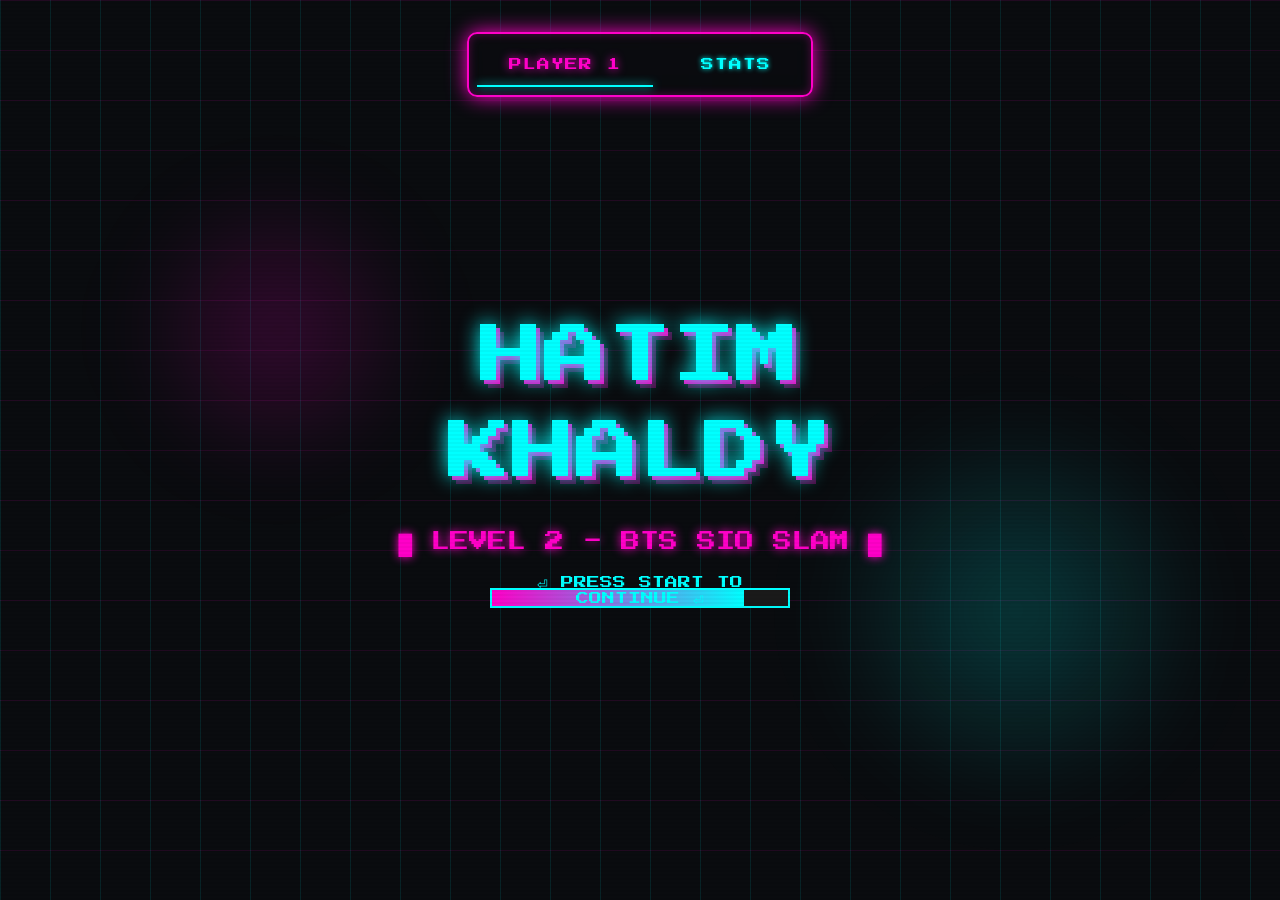
<file: index.html>
<!DOCTYPE html>
<html lang="fr">
<head>
    <meta charset="UTF-8">
    <meta name="viewport" content="width=device-width, initial-scale=1.0">
    <title>Hatim Khaldy - Portfolio Gamer</title>
    <link rel="preconnect" href="https://fonts.googleapis.com">
    <link rel="preconnect" href="https://fonts.gstatic.com" crossorigin>
    <link href="https://fonts.googleapis.com/css2?family=Press+Start+2P&family=Montserrat:wght@400;600;700;800&display=swap" rel="stylesheet">
    <link rel="stylesheet" href="https://cdnjs.cloudflare.com/ajax/libs/font-awesome/6.0.0/css/all.min.css">
    <style>
        * {
            margin: 0;
            padding: 0;
            box-sizing: border-box;
        }

        body {
            font-family: 'Montserrat', sans-serif;
            background: #0a0c0f;
            color: #ffffff;
            overflow-x: hidden;
            position: relative;
            cursor: url('data:image/svg+xml;utf8,<svg xmlns="http://www.w3.org/2000/svg" width="24" height="24" viewBox="0 0 24 24" fill="none" stroke="%23ff00c8" stroke-width="2" stroke-linecap="round" stroke-linejoin="round"><circle cx="12" cy="12" r="10"/><circle cx="12" cy="12" r="2" fill="%23ff00c8"/></svg>') 12 12, auto;
        }

        /* Effet scanlines */
        body::before {
            content: "";
            position: fixed;
            top: 0;
            left: 0;
            width: 100%;
            height: 100%;
            background: repeating-linear-gradient(0deg, rgba(0, 0, 0, 0.1) 0px, rgba(0, 0, 0, 0.1) 2px, transparent 2px, transparent 4px);
            pointer-events: none;
            z-index: 999;
            opacity: 0.3;
        }

        /* Fond animé gaming */
        .gaming-bg {
            position: fixed;
            top: 0;
            left: 0;
            width: 100%;
            height: 100%;
            z-index: -2;
            overflow: hidden;
        }

        .grid-overlay {
            position: absolute;
            width: 100%;
            height: 100%;
            background-image: 
                linear-gradient(rgba(255, 0, 200, 0.1) 1px, transparent 1px),
                linear-gradient(90deg, rgba(0, 255, 255, 0.1) 1px, transparent 1px);
            background-size: 50px 50px;
            animation: gridPulse 4s ease-in-out infinite;
        }

        .cyber-circle {
            position: absolute;
            width: 300px;
            height: 300px;
            border-radius: 50%;
            background: radial-gradient(circle, rgba(255,0,200,0.2) 0%, transparent 70%);
            top: 20%;
            left: 10%;
            animation: floatCircle 8s ease-in-out infinite;
            filter: blur(40px);
        }

        .cyber-circle2 {
            position: absolute;
            width: 400px;
            height: 400px;
            border-radius: 50%;
            background: radial-gradient(circle, rgba(0,255,255,0.2) 0%, transparent 70%);
            bottom: 10%;
            right: 5%;
            animation: floatCircle 12s ease-in-out infinite reverse;
            filter: blur(40px);
        }

        .particles-game {
            position: absolute;
            width: 100%;
            height: 100%;
        }

        .particle-game {
            position: absolute;
            width: 4px;
            height: 4px;
            background: #ff00c8;
            box-shadow: 0 0 10px #ff00c8;
            border-radius: 50%;
            animation: particleFloat 3s linear infinite;
            opacity: 0;
        }

        @keyframes gridPulse {
            0%, 100% { opacity: 0.3; }
            50% { opacity: 0.8; }
        }

        @keyframes floatCircle {
            0%, 100% { transform: translate(0, 0) scale(1); }
            50% { transform: translate(50px, 50px) scale(1.2); }
        }

        @keyframes particleFloat {
            0% { transform: translateY(0) translateX(0); opacity: 0; }
            10% { opacity: 1; }
            90% { opacity: 1; }
            100% { transform: translateY(-100px) translateX(50px); opacity: 0; }
        }

        /* Navigation gaming */
        .gaming-nav {
            position: fixed;
            top: 2rem;
            left: 50%;
            transform: translateX(-50%);
            display: flex;
            gap: 1rem;
            z-index: 1000;
            background: rgba(10, 12, 15, 0.8);
            backdrop-filter: blur(10px);
            border: 2px solid #ff00c8;
            border-radius: 10px;
            padding: 0.5rem;
            box-shadow: 0 0 20px #ff00c8, inset 0 0 10px rgba(255,0,200,0.3);
        }

        .game-btn {
            padding: 1rem 2rem;
            border: none;
            background: transparent;
            font-family: 'Press Start 2P', cursive;
            font-size: 0.8rem;
            color: #00ffff;
            cursor: pointer;
            position: relative;
            transition: all 0.3s;
            text-shadow: 0 0 5px #00ffff;
            letter-spacing: 1px;
        }

        .game-btn::before {
            content: '';
            position: absolute;
            bottom: 0;
            left: 0;
            width: 0%;
            height: 2px;
            background: #ff00c8;
            box-shadow: 0 0 10px #ff00c8;
            transition: width 0.3s;
        }

        .game-btn:hover::before {
            width: 100%;
        }

        .game-btn.active {
            color: #ff00c8;
            text-shadow: 0 0 10px #ff00c8;
        }

        .game-btn.active::before {
            width: 100%;
            background: #00ffff;
            box-shadow: 0 0 10px #00ffff;
        }

        /* Quick Navigation */
        .quick-nav {
            display: flex;
            justify-content: center;
            gap: 1rem;
            flex-wrap: wrap;
            margin: 2rem 0;
        }

        .quick-nav a {
            background: rgba(0,255,255,0.2);
            padding: 0.5rem 1rem;
            border-radius: 20px;
            text-decoration: none;
            color: #00ffff;
            font-size: 0.7rem;
            font-family: 'Press Start 2P', cursive;
            transition: all 0.3s;
            border: 1px solid #00ffff;
        }

        .quick-nav a:hover {
            background: #00ffff;
            color: #0a0c0f;
            box-shadow: 0 0 15px #00ffff;
            transform: translateY(-2px);
        }

        /* Pages */
        .page {
            min-height: 100vh;
            display: none;
            padding: 6rem 2rem 2rem;
            position: relative;
        }

        .page.active {
            display: block;
        }

        .container {
            max-width: 1200px;
            margin: 0 auto;
            position: relative;
        }

        /* Page 1 - Nom gaming */
        #page1 {
            display: flex;
            align-items: center;
            justify-content: center;
        }

        .game-hero {
            text-align: center;
        }

        .game-title {
            margin-bottom: 3rem;
        }

        .game-name {
            font-family: 'Press Start 2P', cursive;
            font-size: 4rem;
            color: #00ffff;
            text-shadow: 
                0 0 20px #00ffff,
                4px 4px 0 #ff00c8,
                8px 8px 0 rgba(255,0,200,0.3);
            margin-bottom: 2rem;
            line-height: 1.5;
            animation: glitch 3s infinite;
        }

        @keyframes glitch {
            0%, 100% { transform: skew(0deg, 0deg); opacity: 1; }
            95% { transform: skew(0deg, 0deg); opacity: 1; }
            96% { transform: skew(5deg, 2deg) scale(1.02); opacity: 0.8; text-shadow: 2px 2px 0 #ff00c8, -2px -2px 0 #00ffff; }
            97% { transform: skew(-5deg, -2deg) scale(0.98); opacity: 0.9; text-shadow: -2px 2px 0 #ff00c8, 2px -2px 0 #00ffff; }
            98% { transform: skew(0deg, 0deg) scale(1); opacity: 1; }
        }

        .player-tag {
            font-family: 'Press Start 2P', cursive;
            font-size: 1.2rem;
            color: #ff00c8;
            text-shadow: 0 0 10px #ff00c8;
            margin-bottom: 2rem;
            animation: blink 2s infinite;
        }

        @keyframes blink {
            0%, 100% { opacity: 1; }
            50% { opacity: 0.5; }
        }

        .level-bar {
            width: 300px;
            height: 20px;
            background: #1a1a1a;
            border: 2px solid #00ffff;
            margin: 2rem auto;
            position: relative;
            overflow: hidden;
        }

        .level-fill {
            height: 100%;
            width: 85%;
            background: linear-gradient(90deg, #ff00c8, #00ffff);
            animation: levelPulse 2s ease-in-out infinite;
        }

        @keyframes levelPulse {
            0%, 100% { opacity: 1; }
            50% { opacity: 0.7; }
        }

        .press-start {
            position: absolute;
            bottom: 3rem;
            left: 50%;
            transform: translateX(-50%);
            font-family: 'Press Start 2P', cursive;
            font-size: 0.8rem;
            color: #00ffff;
            animation: pressStart 1.5s infinite;
        }

        @keyframes pressStart {
            0%, 100% { opacity: 1; text-shadow: 0 0 10px #00ffff; }
            50% { opacity: 0.5; text-shadow: 0 0 20px #00ffff; }
        }

        /* Page 2 - Profil gaming */
        .player-card {
            background: rgba(20, 22, 27, 0.9);
            border: 2px solid #ff00c8;
            border-radius: 20px;
            padding: 2rem;
            margin-bottom: 2rem;
            backdrop-filter: blur(10px);
            box-shadow: 0 0 30px rgba(255,0,200,0.3);
            position: relative;
            overflow: hidden;
        }

        .player-card::before {
            content: '';
            position: absolute;
            top: -50%;
            left: -50%;
            width: 200%;
            height: 200%;
            background: linear-gradient(45deg, transparent, rgba(255,0,200,0.1), transparent);
            animation: scan 4s linear infinite;
        }

        @keyframes scan {
            0% { transform: translateX(-100%) translateY(-100%) rotate(45deg); }
            100% { transform: translateX(100%) translateY(100%) rotate(45deg); }
        }

        .player-header {
            display: flex;
            align-items: center;
            gap: 3rem;
            position: relative;
            z-index: 1;
        }

        .player-avatar {
            width: 200px;
            height: 200px;
            border-radius: 50%;
            background: linear-gradient(135deg, #ff00c8, #00ffff);
            display: flex;
            align-items: center;
            justify-content: center;
            font-family: 'Press Start 2P', cursive;
            font-size: 4rem;
            color: white;
            border: 4px solid white;
            box-shadow: 0 0 30px #ff00c8;
            position: relative;
            animation: avatarPulse 3s infinite;
        }

        @keyframes avatarPulse {
            0%, 100% { box-shadow: 0 0 30px #ff00c8; }
            50% { box-shadow: 0 0 50px #00ffff; }
        }

        .player-info h1 {
            font-family: 'Press Start 2P', cursive;
            font-size: 2rem;
            color: #00ffff;
            margin-bottom: 1rem;
            text-shadow: 0 0 10px #00ffff;
        }

        .player-class {
            display: inline-block;
            background: #ff00c8;
            color: white;
            padding: 0.5rem 1rem;
            border-radius: 5px;
            font-family: 'Press Start 2P', cursive;
            font-size: 0.7rem;
            margin-bottom: 1rem;
        }

        .doc-links {
            display: flex;
            gap: 1rem;
            flex-wrap: wrap;
        }

        .doc-btn {
            padding: 0.8rem 1.5rem;
            background: transparent;
            border: 2px solid #00ffff;
            border-radius: 5px;
            text-decoration: none;
            color: #00ffff;
            font-weight: bold;
            transition: all 0.3s;
            display: inline-flex;
            align-items: center;
            gap: 0.5rem;
            font-family: 'Press Start 2P', cursive;
            font-size: 0.6rem;
            cursor: pointer;
        }

        .doc-btn:hover {
            background: #00ffff;
            color: #0a0c0f;
            box-shadow: 0 0 20px #00ffff;
            transform: scale(1.05);
        }

        /* Stats gaming */
        .stats-grid {
            display: grid;
            grid-template-columns: repeat(auto-fit, minmax(180px, 1fr));
            gap: 1.5rem;
            margin: 2rem 0;
        }

        .stat-card {
            background: rgba(20, 22, 27, 0.9);
            border: 2px solid #00ffff;
            border-radius: 15px;
            padding: 1.5rem;
            text-align: center;
            transition: all 0.3s;
        }

        .stat-card:hover {
            transform: translateY(-10px);
            box-shadow: 0 0 30px #00ffff;
        }

        .stat-number {
            font-family: 'Press Start 2P', cursive;
            font-size: 2rem;
            color: #ff00c8;
            margin-bottom: 0.5rem;
        }

        .stat-label {
            color: #00ffff;
            font-size: 0.7rem;
            text-transform: uppercase;
            letter-spacing: 1px;
        }

        /* Sections communes */
        .section-title {
            font-family: 'Press Start 2P', cursive;
            font-size: 1.5rem;
            color: #ff00c8;
            margin: 3rem 0 2rem;
            text-shadow: 0 0 10px #ff00c8;
        }

        .quests-grid {
            display: grid;
            grid-template-columns: repeat(auto-fit, minmax(400px, 1fr));
            gap: 2rem;
        }

        .quest-card {
            background: rgba(20, 22, 27, 0.9);
            border: 2px solid #ff00c8;
            border-radius: 15px;
            padding: 1.5rem;
            position: relative;
            transition: all 0.3s;
        }

        .quest-card::after {
            content: '⚔️';
            position: absolute;
            top: -10px;
            right: -10px;
            font-size: 2rem;
            transform: rotate(15deg);
            filter: drop-shadow(0 0 10px #ff00c8);
        }

        .quest-card:hover {
            transform: scale(1.02);
            box-shadow: 0 0 30px #ff00c8;
        }

        .quest-date {
            color: #00ffff;
            font-size: 0.7rem;
            margin-bottom: 0.5rem;
            font-family: 'Press Start 2P', cursive;
        }

        .quest-title {
            font-size: 1.3rem;
            font-weight: 700;
            color: #ffffff;
            margin-bottom: 0.5rem;
        }

        .quest-company {
            color: #ff00c8;
            margin-bottom: 1rem;
            font-style: italic;
        }

        /* Style pour les onglets */
        .tab-buttons {
            display: flex;
            gap: 0.5rem;
            flex-wrap: wrap;
            margin: 1rem 0;
        }

        .tab-btn {
            background: #ff00c8;
            color: white;
            border: none;
            padding: 0.5rem 1rem;
            border-radius: 5px;
            font-family: 'Press Start 2P', cursive;
            font-size: 0.5rem;
            cursor: pointer;
            transition: all 0.3s;
        }

        .tab-btn:hover {
            transform: scale(1.05);
            box-shadow: 0 0 10px #ff00c8;
        }

        .tab-btn.cyan {
            background: #00ffff;
            color: black;
        }

        .tab-btn.cyan:hover {
            box-shadow: 0 0 10px #00ffff;
        }

        .tab-content {
            background: rgba(0,0,0,0.3);
            padding: 1rem;
            border-radius: 10px;
            display: none;
            margin-top: 1rem;
        }

        .tab-content.active {
            display: block;
        }

        .xp-tags {
            display: flex;
            flex-wrap: wrap;
            gap: 0.5rem;
            margin: 1rem 0;
        }

        .xp-tag {
            background: #00ffff;
            color: #0a0c0f;
            padding: 0.3rem 1rem;
            border-radius: 20px;
            font-size: 0.7rem;
            font-weight: bold;
            box-shadow: 0 0 10px #00ffff;
        }

        .article-link {
            color: #00ffff;
            font-size: 0.7rem;
            text-decoration: none;
            display: inline-block;
            margin-top: 0.5rem;
            transition: all 0.3s;
            font-family: 'Press Start 2P', cursive;
        }

        .article-link:hover {
            text-shadow: 0 0 10px #00ffff;
            transform: translateX(5px);
        }

        /* Research Lab */
        .research-lab {
            background: rgba(20, 22, 27, 0.9);
            border: 2px solid #00ffff;
            border-radius: 20px;
            padding: 2rem;
            margin: 2rem 0;
        }

        .lab-grid {
            display: grid;
            grid-template-columns: repeat(auto-fit, minmax(300px, 1fr));
            gap: 1.5rem;
            margin-top: 2rem;
        }

        .lab-item {
            background: rgba(0, 0, 0, 0.3);
            padding: 1.5rem;
            border-radius: 10px;
            border-left: 4px solid #ff00c8;
            position: relative;
            transition: all 0.3s;
        }

        .lab-item:hover {
            transform: translateY(-5px);
            box-shadow: 0 0 20px rgba(255,0,200,0.3);
        }

        .lab-item h4 {
            font-family: 'Press Start 2P', cursive;
            font-size: 0.7rem;
            color: #00ffff;
            margin-bottom: 0.8rem;
            padding-right: 70px;
            line-height: 1.4;
        }

        .lab-item p {
            color: #ffffff;
            font-size: 0.85rem;
            margin-bottom: 0.5rem;
        }

        .article-date {
            position: absolute;
            top: 10px;
            right: 10px;
            background: #ff00c8;
            color: white;
            padding: 0.2rem 0.5rem;
            border-radius: 3px;
            font-size: 0.5rem;
            font-family: 'Press Start 2P', cursive;
        }

        /* Skill Tree */
        .skill-tree {
            display: flex;
            flex-wrap: wrap;
            gap: 1rem;
            margin: 2rem 0;
        }

        .skill-node {
            background: linear-gradient(135deg, #ff00c8, #00ffff);
            color: white;
            padding: 0.8rem 1.5rem;
            border-radius: 5px;
            font-family: 'Press Start 2P', cursive;
            font-size: 0.6rem;
            border: 2px solid white;
            box-shadow: 0 0 20px rgba(255,0,200,0.5);
            animation: nodePulse 2s infinite;
        }

        @keyframes nodePulse {
            0%, 100% { transform: scale(1); }
            50% { transform: scale(1.05); }
        }

        /* OS Gaming Cards */
        .os-gaming-grid {
            display: grid;
            grid-template-columns: repeat(auto-fit, minmax(250px, 1fr));
            gap: 2rem;
            margin: 2rem 0;
        }

        .os-gaming-card {
            background: rgba(20, 22, 27, 0.9);
            border: 2px solid #00ffff;
            border-radius: 20px;
            padding: 2rem;
            text-align: center;
            transition: all 0.3s;
            position: relative;
            overflow: hidden;
        }

        .os-gaming-card:hover {
            transform: translateY(-10px) scale(1.02);
            box-shadow: 0 0 40px #00ffff;
            border-color: #ff00c8;
        }

        .os-gaming-card::before {
            content: '';
            position: absolute;
            top: -50%;
            left: -50%;
            width: 200%;
            height: 200%;
            background: linear-gradient(45deg, transparent, rgba(0,255,255,0.1), transparent);
            animation: scan 6s linear infinite;
        }

        .os-icon {
            font-size: 5rem;
            margin-bottom: 1rem;
            position: relative;
            z-index: 1;
        }

        .os-gaming-card h3 {
            font-family: 'Press Start 2P', cursive;
            font-size: 1.3rem;
            margin-bottom: 1rem;
            position: relative;
            z-index: 1;
        }

        .os-gaming-card h3.windows { color: #00a4ef; text-shadow: 0 0 10px #00a4ef; }
        .os-gaming-card h3.kali { color: #ffb13b; text-shadow: 0 0 10px #ffb13b; }
        .os-gaming-card h3.debian { color: #d70751; text-shadow: 0 0 10px #d70751; }

        /* Social Links */
        .social-links {
            display: flex;
            justify-content: center;
            gap: 2rem;
            margin: 2rem 0;
            flex-wrap: wrap;
        }

        /* Formulaire de contact */
        .contact-form-container {
            background: rgba(20, 22, 27, 0.9);
            border: 2px solid #00ffff;
            border-radius: 20px;
            padding: 2rem;
            margin: 2rem 0;
        }

        .contact-form {
            display: flex;
            flex-direction: column;
            gap: 1.5rem;
        }

        .form-group {
            display: flex;
            flex-direction: column;
            gap: 0.5rem;
        }

        .form-group label {
            font-family: 'Press Start 2P', cursive;
            font-size: 0.7rem;
            color: #00ffff;
            letter-spacing: 1px;
        }

        .form-group input, .form-group textarea, .form-group select {
            padding: 1rem;
            background: rgba(0, 0, 0, 0.5);
            border: 1px solid #00ffff;
            color: white;
            border-radius: 10px;
            font-family: 'Montserrat', sans-serif;
            font-size: 0.9rem;
            transition: all 0.3s;
        }

        .form-group input:focus, .form-group textarea:focus, .form-group select:focus {
            outline: none;
            border-color: #ff00c8;
            box-shadow: 0 0 15px #ff00c8;
            background: rgba(0, 0, 0, 0.7);
        }

        .form-group input::placeholder, .form-group textarea::placeholder {
            color: rgba(255,255,255,0.4);
        }

        .form-group select option {
            background: #0a0c0f;
            color: white;
        }

        .submit-btn {
            background: linear-gradient(135deg, #ff00c8, #00ffff);
            border: none;
            color: white;
            padding: 1.2rem;
            font-family: 'Press Start 2P', cursive;
            font-size: 0.8rem;
            cursor: pointer;
            transition: all 0.3s;
            margin-top: 1rem;
        }

        .submit-btn:hover {
            transform: translateY(-3px);
            box-shadow: 0 0 25px #ff00c8;
        }

        .form-success {
            text-align: center;
            padding: 2rem;
            background: rgba(0,255,0,0.1);
            border: 2px solid #00ff00;
            border-radius: 15px;
            color: #00ff00;
            font-family: 'Press Start 2P', cursive;
            font-size: 0.8rem;
        }

        .form-success i {
            font-size: 3rem;
            margin-bottom: 1rem;
            display: block;
        }

        /* Map */
        .map-container {
            border-radius: 15px;
            overflow: hidden;
            margin-top: 1.5rem;
        }

        /* Langues */
        .langues-grid {
            display: flex;
            gap: 2rem;
            flex-wrap: wrap;
            justify-content: center;
        }

        .langue-card {
            background: rgba(20, 22, 27, 0.9);
            border: 1px solid #00ffff;
            border-radius: 15px;
            padding: 1.5rem;
            text-align: center;
            min-width: 150px;
        }

        .langue-card span {
            font-size: 2rem;
            display: block;
            margin-bottom: 0.5rem;
        }

        .langue-card h4 {
            color: #ff00c8;
            margin-bottom: 0.5rem;
        }

        .langue-card p {
            color: #00ffff;
            font-size: 0.8rem;
        }

        @media (max-width: 768px) {
            .game-name { font-size: 2rem; }
            .player-header { flex-direction: column; text-align: center; gap: 2rem; }
            .game-btn { padding: 0.6rem 1rem; font-size: 0.5rem; }
            .gaming-nav { flex-wrap: wrap; width: 90%; }
            .section-title { font-size: 1rem; }
            .contact-form-container { padding: 1.5rem; }
            .quests-grid { grid-template-columns: 1fr; }
        }
    </style>
</head>
<body>
    <!-- Fond gaming -->
    <div class="gaming-bg">
        <div class="grid-overlay"></div>
        <div class="cyber-circle"></div>
        <div class="cyber-circle2"></div>
        <div class="particles-game" id="particles-game"></div>
    </div>

    <!-- Navigation gaming -->
    <nav class="gaming-nav">
        <button class="game-btn active" onclick="changePage(1)">PLAYER 1</button>
        <button class="game-btn" onclick="changePage(2)">STATS</button>
    </nav>

    <!-- Page 1 - Accueil gaming -->
    <div id="page1" class="page active">
        <div class="container game-hero">
            <div class="game-title">
                <div class="game-name">
                    HATIM<br>KHALDY
                </div>
                <div class="player-tag">
                    █ LEVEL 2 - BTS SIO SLAM █
                </div>
                <div class="level-bar">
                    <div class="level-fill"></div>
                </div>
            </div>
            <div class="press-start">
                ⏎ PRESS START TO CONTINUE ⏎
            </div>
        </div>
    </div>

    <!-- Page 2 - Profil gaming -->
    <div id="page2" class="page">
        <div class="container">
            
            <!-- Quick Navigation -->
            <div class="quick-nav">
                <a href="#profil">🎮 PROFIL</a>
                <a href="#stages">⚔️ STAGES</a>
                <a href="#os">💻 OS</a>
                <a href="#formation">🎓 FORMATION</a>
                <a href="#certifs">🏆 CERTIFS</a>
                <a href="#outils">🛠️ OUTILS</a>
                <a href="#veille">🔬 VEILLE</a>
                <a href="#skills">🌟 SKILLS</a>
                <a href="#langues">🗣️ LANGUES</a>
                <a href="#contact">📬 CONTACT</a>
            </div>

            <!-- Player Card - PROFIL -->
            <div id="profil" class="player-card">
                <div class="player-header">
                    <div class="player-avatar">HK</div>
                    <div class="player-info">
                        <h1>HATIM KHALDY</h1>
                        <div class="player-class">CLASSE: DÉVELOPPEUR</div>
                        <div class="doc-links">
                            <a href="cv.pdf" class="doc-btn" target="_blank">📄 LOOK CV</a>
                            <a href="lm.pdf" class="doc-btn" target="_blank">✉️ LOOK LETTRE DE MOTIVATION</a>
                            <a href="TablSynth.pdf" class="doc-btn" target="_blank">📊 TABLEAU E4</a>
                        </div>
                    </div>
                </div>
            </div>

            <!-- Stats avancées -->
            <div class="stats-grid">
                <div class="stat-card"><div class="stat-number">2</div><div class="stat-label">STAGES</div></div>
                <div class="stat-card"><div class="stat-number">9</div><div class="stat-label">CERTIFICATIONS</div></div>
                <div class="stat-card"><div class="stat-number">15+</div><div class="stat-label">COMPÉTENCES</div></div>
                <div class="stat-card"><div class="stat-number">∞</div><div class="stat-label">VEILLE ACTIVE</div></div>
                <div class="stat-card"><div class="stat-number">500+</div><div class="stat-label">HEURES DE CODE</div></div>
            </div>

            <!-- Bio -->
            <div class="player-card">
                <p style="font-size: 1.1rem; line-height: 1.8;">🎮 Passionné par le développement et les technologies, je suis actuellement en deuxième année de BTS SIO, option SLAM. Curieux, rigoureux et toujours en quête d'apprentissage, je souhaite me spécialiser dans le développement d'applications tout en intégrant des compétences en cybersécurité. Mon objectif ? Concevoir des expériences interactives innovantes, capables de se démarquer et de marquer les esprits.</p>
            </div>

            <!-- Stages = Quêtes avec onglets détaillés -->
            <h2 id="stages" class="section-title">⚔️ QUÊTES ACCOMPLIES (STAGES) ⚔️</h2>
            <div class="quests-grid">
                <!-- Stage 1 - Association ISA -->
                <div class="quest-card">
                    <div class="quest-date">🗓️ STAGE 1 - MAI 2025 - JUIN 2025 (6 SEMAINES)</div>
                    <div class="quest-title">Développeur Web - Association ISA</div>
                    <div class="quest-company">🏢 ISA (Insertion Solidarité Autonomie) - Les Mureaux (78)</div>
                    
                    <!-- Boutons d'onglets Stage 1 -->
                    <div class="tab-buttons">
                        <button class="tab-btn" onclick="showTabISA(1)">📋 PRÉSENTATION</button>
                        <button class="tab-btn cyan" onclick="showTabISA(2)">🎯 OBJECTIFS</button>
                        <button class="tab-btn" onclick="showTabISA(3)">💻 RÉALISATIONS</button>
                        <button class="tab-btn cyan" onclick="showTabISA(4)">🛠️ TECHNOS</button>
                        <button class="tab-btn" onclick="showTabISA(5)">🔗 LIEN SITE</button>
                        <button class="tab-btn cyan" onclick="showTabISA(6)">📊 BILAN</button>
                    </div>

                    <!-- Contenu des onglets Stage 1 -->
                    <div id="isa-tab1" class="tab-content active">
                        <h4 style="color: #ff00c8; margin-bottom: 0.5rem;">📋 PRÉSENTATION</h4>
                        <p><span style="color: #ff00c8;">Nom :</span> ISA (Insertion Solidarité Autonomie)</p>
                        <p><span style="color: #ff00c8;">Localisation :</span> Les Mureaux (78)</p>
                        <p><span style="color: #ff00c8;">Mission :</span> Aide aux personnes en situation de précarité (distribution alimentaire, aide vestimentaire, accueil social)</p>
                        <p><span style="color: #ff00c8;">Bénévoles :</span> Une équipe de bénévoles dévoués</p>
                    </div>

                    <div id="isa-tab2" class="tab-content">
                        <h4 style="color: #00ffff; margin-bottom: 0.5rem;">🎯 OBJECTIFS</h4>
                        <ul style="color: #00ffff; margin-left: 1.5rem;">
                            <li>Créer un site web pour améliorer la visibilité de l'association</li>
                            <li>Permettre aux bénévoles de postuler en ligne</li>
                            <li>Présenter les actions et événements de l'association</li>
                            <li>Apporter un support informatique aux bénévoles</li>
                        </ul>
                    </div>

                    <div id="isa-tab3" class="tab-content">
                        <h4 style="color: #ff00c8; margin-bottom: 0.5rem;">💻 RÉALISATIONS</h4>
                        <ul style="color: #00ffff; margin-left: 1.5rem;">
                            <li>Création complète du site en HTML/CSS</li>
                            <li>Pages : Accueil, Nos actions, Devenir bénévole, Déposer ma candidature, Contact</li>
                            <li>Formulaires de contact et de candidature</li>
                            <li>Design responsive et chaleureux</li>
                            <li>Dépannages informatiques (nettoyage disques, mise à jour logiciels, configuration Wi-Fi)</li>
                            <li>Création d'un flyer sur Canva pour la braderie</li>
                        </ul>
                    </div>

                    <div id="isa-tab4" class="tab-content">
                        <h4 style="color: #00ffff; margin-bottom: 0.5rem;">🛠️ TECHNOS</h4>
                        <div class="xp-tags">
                            <span class="xp-tag">HTML5</span>
                            <span class="xp-tag">CSS3</span>
                            <span class="xp-tag">Canva</span>
                            <span class="xp-tag">Support IT</span>
                        </div>
                    </div>

                    <div id="isa-tab5" class="tab-content">
                        <h4 style="color: #ff00c8; margin-bottom: 0.5rem;">🔗 LIEN SITE</h4>
                        <div style="text-align: center; padding: 1rem;">
                            <a href="https://basickhaldy-del.github.io/ISA/" target="_blank" style="color: #00ffff; font-size: 1.2rem;">
                                🌐 ISA
                            </a>
                        </div>
                    </div>

                    <div id="isa-tab6" class="tab-content">
                        <h4 style="color: #00ffff; margin-bottom: 0.5rem;">📊 BILAN</h4>
                        <ul style="color: #00ffff; margin-left: 1.5rem;">
                            <li>Mise en pratique des compétences web en contexte réel</li>
                            <li>Découverte du fonctionnement d'une association solidaire</li>
                            <li>Développement de l'autonomie et de l'adaptabilité</li>
                            <li>Allier technique et dimension humaine</li>
                        </ul>
                    </div>

                    <div class="xp-tags" style="margin-top: 1rem;">
                        <span class="xp-tag">HTML5</span>
                        <span class="xp-tag">CSS3</span>
                        <span class="xp-tag">Canva</span>
                        <span class="xp-tag">Support IT</span>
                    </div>
                </div>

                <!-- Stage 2 - ITECH SARL -->
                <div class="quest-card">
                    <div class="quest-date">🗓️ STAGE 2 - JANVIER 2026 - FÉVRIER 2026 (6 SEMAINES)</div>
                    <div class="quest-title">Développeur Web - Création de site internet</div>
                    <div class="quest-company">🏢 ITECH SARL - Les Mureaux (78)</div>
                    
                    <!-- Boutons d'onglets Stage 2 -->
                    <div class="tab-buttons">
                        <button class="tab-btn" onclick="showTabITECH(1)">📋 PRÉSENTATION</button>
                        <button class="tab-btn cyan" onclick="showTabITECH(2)">🎯 OBJECTIFS</button>
                        <button class="tab-btn" onclick="showTabITECH(3)">💻 RÉALISATIONS</button>
                        <button class="tab-btn cyan" onclick="showTabITECH(4)">🛠️ TECHNOS</button>
                        <button class="tab-btn" onclick="showTabITECH(5)">🔗 LIEN SITE</button>
                        <button class="tab-btn cyan" onclick="showTabITECH(6)">📊 BILAN</button>
                    </div>

                    <!-- Contenu des onglets Stage 2 -->
                    <div id="itech-tab1" class="tab-content active">
                        <h4 style="color: #ff00c8; margin-bottom: 0.5rem;">📋 PRÉSENTATION</h4>
                        <p><span style="color: #ff00c8;">Nom :</span> ITECH SARL</p>
                        <p><span style="color: #ff00c8;">Localisation :</span> Les Mureaux (78)</p>
                        <p><span style="color: #ff00c8;">Secteur :</span> Services et conseil en informatique</p>
                        <p><span style="color: #ff00c8;">Activité :</span> Réparation d'appareils mobiles et de tout type d'ordinateurs.</p>
                    </div>

                    <div id="itech-tab2" class="tab-content">
                        <h4 style="color: #00ffff; margin-bottom: 0.5rem;">🎯 OBJECTIFS</h4>
                        <ul style="color: #00ffff; margin-left: 1.5rem;">
                            <li>Créer un site internet professionnel pour ITECH SARL</li>
                            <li>Moderniser l'image de l'entreprise et améliorer sa visibilité en ligne</li>
                            <li>Intégrer un formulaire de contact fonctionnel</li>
                            <li>Mettre en place une structure évolutive</li>
                        </ul>
                    </div>

                    <div id="itech-tab3" class="tab-content">
                        <h4 style="color: #ff00c8; margin-bottom: 0.5rem;">💻 RÉALISATIONS</h4>
                        <ul style="color: #00ffff; margin-left: 1.5rem;">
                            <li>Développement complet d'un site responsive en HTML5, CSS3 et JavaScript</li>
                            <li>Création des pages : Accueil, Services, À propos, Devis, Contact</li>
                            <li>Intégration d'un formulaire de devis fonctionnel</li>
                            <li>Design moderne et professionnel</li>
                        </ul>
                    </div>

                    <div id="itech-tab4" class="tab-content">
                        <h4 style="color: #00ffff; margin-bottom: 0.5rem;">🛠️ TECHNOS</h4>
                        <div class="xp-tags">
                            <span class="xp-tag">HTML5</span>
                            <span class="xp-tag">CSS3</span>
                            <span class="xp-tag">JavaScript</span>
                            <span class="xp-tag">PHP</span>
                        </div>
                    </div>

                    <div id="itech-tab5" class="tab-content">
    <h4 style="color: #ff00c8; margin-bottom: 0.5rem;">🔗 LIEN SITE</h4>
    <div style="text-align: center; padding: 1rem;">
        <a href="https://itech.alwaysdata.net" class="doc-btn" target="_blank">
            🌐 itech-sarl.fr
        </a>
    </div>
</div>

                    <div id="itech-tab6" class="tab-content">
                        <h4 style="color: #00ffff; margin-bottom: 0.5rem;">📊 BILAN</h4>
                        <ul style="color: #00ffff; margin-left: 1.5rem;">
                            <li>Mise en pratique des compétences web en contexte professionnel</li>
                            <li>Découverte des besoins d'une entreprise de services</li>
                            <li>Développement de l'autonomie et de la relation client</li>
                            <li>Respect des délais et des attentes du client</li>
                        </ul>
                    </div>

                    <div class="xp-tags" style="margin-top: 1rem;">
                        <span class="xp-tag">HTML5</span>
                        <span class="xp-tag">CSS3</span>
                        <span class="xp-tag">JavaScript</span>
                        <span class="xp-tag">PHP</span>
                    </div>
                </div>
            </div>

            <!-- Systèmes d'exploitation -->
            <h2 id="os" class="section-title">💻 SYSTÈMES D'EXPLOITATION UTILISéS</h2>
            <div class="os-gaming-grid">
                <div class="os-gaming-card"><div class="os-icon">🪟</div><h3 class="windows">WINDOWS</h3></div>
                <div class="os-gaming-card"><div class="os-icon">⚔️</div><h3 class="kali">KALI LINUX</h3></div>
                <div class="os-gaming-card"><div class="os-icon">🐧</div><h3 class="debian">DEBIAN</h3></div>
            </div>

            <!-- Formation et diplômes -->
            <h2 id="formation" class="section-title">🎓 FORMATION & DIPLÔMES</h2>
            <div class="quests-grid">
                <div class="quest-card">
                    <div class="quest-date">2024 - 2026</div>
                    <div class="quest-title">BTS SIO SLAM</div>
                    <div class="quest-company">🏫 Lycée L'HAUTIL</div>
                    <div class="xp-tags"><span class="xp-tag">Développement</span><span class="xp-tag">Cybersécurité</span><span class="xp-tag">Réseaux</span></div>
                </div>
                <div class="quest-card">
                    <div class="quest-date">2024</div>
                    <div class="quest-title">BAC STMG</div>
                    <div class="quest-company">🏫 Lycée François villon</div>
                    <div class="xp-tags"><span class="xp-tag">Mention assez bien</span></div>
                </div>
            </div>

           <!-- Certifications -->
<h2 id="certifs" class="section-title">🏆 CERTIFICATIONS</h2>
<div class="research-lab">
    <div style="display: grid; grid-template-columns: repeat(auto-fit, minmax(260px, 1fr)); gap: 1rem;">
        
        <!-- Pix -->
        <div class="lab-item" style="text-align: center;">
            <div style="font-size: 2rem;">📋</div>
            <h4>Certification Pix</h4>
            <p style="color: #00ffff; font-size: 0.7rem;">Compétences numériques</p>
            <a href="pix.pdf" target="_blank" class="article-link" style="display: inline-block; background: #ff00c8; color: white; padding: 0.5rem 1rem; border-radius: 5px; margin-top: 0.5rem;">📥 VOIR</a>
        </div>

        <!-- SecNum Académie -->
        <div class="lab-item" style="text-align: center;">
            <div style="font-size: 2rem;">🛡️</div>
            <h4>SecNum Académie</h4>
            <p style="color: #00ffff; font-size: 0.7rem;">ANSSI - Certification</p>
            <a href="KHALDY_certification_sec_num (1).pdf" target="_blank" class="article-link" style="display: inline-block; background: #ff00c8; color: white; padding: 0.5rem 1rem; border-radius: 5px; margin-top: 0.5rem;">📥 VOIR</a>
        </div>

        <!-- Web Sémantique -->
        <div class="lab-item" style="text-align: center;">
            <div style="font-size: 2rem;">🌐</div>
            <h4>Web Sémantique</h4>
            <p style="color: #00ffff; font-size: 0.7rem;">Web de données</p>
            <a href="Web_Sémantique_et_Web_de_données.pdf" target="_blank" class="article-link">📥 VOIR</a>
        </div>

        <!-- Sécurité matérielle -->
        <div class="lab-item" style="text-align: center;">
            <div style="font-size: 2rem;">🔒</div>
            <h4>Sécurité matérielle</h4>
            <p style="color: #00ffff; font-size: 0.7rem;">Attaques physiques</p>
            <a href="Sécurité_matérielle__les_attaques_physiques.pdf" target="_blank" class="article-link">📥 VOIR</a>
        </div>

        <!-- Module 1 -->
        <div class="lab-item" style="text-align: center;">
            <div style="font-size: 2rem;">📘</div>
            <h4>Module 1</h4>
            <p style="color: #00ffff; font-size: 0.7rem;">Introduction</p>
            <a href="ATTESTATION_DE_SUIVI_MODULE_1.pdf" target="_blank" class="article-link">📥 VOIR</a>
        </div>

        <!-- Module 2 -->
        <div class="lab-item" style="text-align: center;">
            <div style="font-size: 2rem;">📗</div>
            <h4>Module 2</h4>
            <p style="color: #00ffff; font-size: 0.7rem;">Sécurité</p>
            <a href="ATTESTATION_DE_SUIVI_MODULE_2.pdf" target="_blank" class="article-link">📥 VOIR</a>
        </div>

        <!-- Module 3 -->
        <div class="lab-item" style="text-align: center;">
            <div style="font-size: 2rem;">📙</div>
            <h4>Module 3</h4>
            <p style="color: #00ffff; font-size: 0.7rem;">Réseaux</p>
            <a href="ATTESTATION_DE_SUIVI_MODULE_3.pdf" target="_blank" class="article-link">📥 VOIR</a>
        </div>

        <!-- Module 4 -->
        <div class="lab-item" style="text-align: center;">
            <div style="font-size: 2rem;">📕</div>
            <h4>Module 4</h4>
            <p style="color: #00ffff; font-size: 0.7rem;">Cryptographie</p>
            <a href="ATTESTATION_DE_SUIVI_MODULE_4.pdf" target="_blank" class="article-link">📥 VOIR</a>
        </div>

        <!-- Module 5 -->
        <div class="lab-item" style="text-align: center;">
            <div style="font-size: 2rem;">📓</div>
            <h4>Module 5</h4>
            <p style="color: #00ffff; font-size: 0.7rem;">Sécurité avancée</p>
            <a href="ATTESTATION_DE_SUIVI_MODULE_5.pdf" target="_blank" class="article-link">📥 VOIR</a>
        </div>
    </div>
    
    <div style="margin-top: 2rem; text-align: center;">
        <div style="display: inline-block; background: linear-gradient(135deg, #ff00c8, #00ffff); padding: 0.8rem 2rem; border-radius: 30px;">
            <span style="color: white; font-family: 'Press Start 2P', cursive; font-size: 0.7rem;">🏆 9 CERTIFICATIONS OBTENUES 🏆</span>
        </div>
    </div>
</div>

            <!-- Outils et logiciels -->
            <h2 id="outils" class="section-title">🛠️ OUTILS & LOGICIELS</h2>
            <div class="skill-tree">
                <span class="skill-node">VS Code</span>
                <span class="skill-node">Git/GitHub</span>
                <span class="skill-node">Docker</span>
                <span class="skill-node">VirtualBox</span>
                
            </div>

            <!-- Veille technologique -->
            <h2 id="veille" class="section-title">🔬 LABORATOIRE DE VEILLE</h2>
            <div class="research-lab">
                <div style="background: rgba(255,0,200,0.1); padding: 1rem; border-left: 4px solid #ff00c8; margin-bottom: 2rem;">
                    <p style="color: #00ffff; font-family: 'Press Start 2P', cursive; font-size: 0.7rem;">🎯 THÈME DE RECHERCHE</p>
                    <p style="color: white;">« L'intelligence artificielle générative au service de la cybersécurité »</p>
                </div>
                <div style="margin-bottom: 1rem;">
                    <p style="color: #00ffff; font-family: 'Press Start 2P', cursive; font-size: 0.6rem;">🛠️ OUTILS DE VEILLE</p>
                    <div class="xp-tags"><span class="xp-tag">Google Alerte</span></div>
                </div>
                <div class="lab-grid">
                    <div class="lab-item"><div class="article-date">25/03</div><h4>OpenAI investit 500 milliards</h4><p>Investissement massif dans 5 nouveaux data centers</p><a href="#" class="article-link">🔗 Lire →</a></div>
                    <div class="lab-item"><div class="article-date">25/03</div><h4>90% des travailleurs tech utilisent l'IA</h4><p>Étude Google sur l'adoption massive</p><a href="#" class="article-link">🔗 Lire →</a></div>
                    <div class="lab-item"><div class="article-date">24/03</div><h4>Chrome écoute les articles</h4><p>Résumé audio des articles façon podcast</p><a href="#" class="article-link">🔗 Lire →</a></div>
                    <div class="lab-item"><div class="article-date">24/03</div><h4>28% des morceaux Deezer générés par IA</h4><p>Près d'un tiers des nouvelles musiques créées par IA</p><a href="#" class="article-link">🔗 Lire →</a></div>
                    <div class="lab-item"><div class="article-date">24/03</div><h4>Perplexity Email Assistant</h4><p>Assistant IA pour gérer les boîtes mail</p><a href="#" class="article-link">🔗 Lire →</a></div>
                    <div class="lab-item"><div class="article-date">23/03</div><h4>Synthèse ANSSI sur l'IA générative</h4><p>Rapport officiel sur les cybermenaces</p><a href="#" class="article-link">🔗 Lire →</a></div>
                    <div class="lab-item"><div class="article-date">23/03</div><h4>Risques des systèmes d'IA</h4><p>Jailbreaking, data poisoning, injections prompt</p><a href="#" class="article-link">🔗 Lire →</a></div>
                    <div class="lab-item"><div class="article-date">22/03</div><h4>Adobe Firefly vidéo</h4><p>IA de génération vidéo haut de gamme</p><a href="#" class="article-link">🔗 Lire →</a></div>
                </div>
                <div style="margin-top: 2rem; text-align: center;">
                    <div class="xp-tags" style="justify-content: center;"><span class="xp-tag">15+ ARTICLES</span><span class="xp-tag">VEILLE QUOTIDIENNE</span><span class="xp-tag">5 OUTILS</span></div>
                </div>
            </div>

            <!-- Compétences techniques -->
            <h2 id="skills" class="section-title">🌟 ARBRE DE COMPÉTENCES</h2>
            <div class="skill-tree">
                <span class="skill-node">HTML5</span><span class="skill-node">CSS3</span><span class="skill-node">JavaScript</span>
                <span class="skill-node">PHP</span><span class="skill-node">Python</span><span class="skill-node">Java</span>
                <span class="skill-node">MySQL</span><span class="skill-node">Git</span><span class="skill-node">Bash</span>
                <span class="skill-node">PowerShell</span><span class="skill-node">Laravel</span><span class="skill-node">Vue.js</span>
                <span class="skill-node">React</span><span class="skill-node">Node.js</span><span class="skill-node">Docker</span>
            </div>

            <!-- Langues -->
            <h2 id="langues" class="section-title">🗣️ LANGUES</h2>
            <div class="langues-grid">
                <div class="langue-card"><span>FR</span><h4>Français</h4><p>Langue maternelle</p></div>
                <div class="langue-card"><span>AR</span><h4>Arabe</h4><p>Langue maternelle</p></div>
				<div class="langue-card"><span>AG</span><h4>Anglais</h4><p>Niveau B1</p></div>
            </div>
			<!-- Tableau de synthèse E4 -->
<h2 class="section-title">📊 TABLEAU DE SYNTHÈSE E4</h2>
<div class="research-lab">
    <div style="text-align: center; padding: 2rem;">
        
        <!-- Titre principal -->
        <div style="margin-bottom: 2rem;">
            <span style="font-size: 4rem; display: block; margin-bottom: 1rem;">📋</span>
            <h3 style="color: #ff00c8; font-family: 'Press Start 2P', cursive; font-size: 1.2rem; margin-bottom: 1rem;">
                ÉPREUVE E4 - BTS SIO
            </h3>
            <h4 style="color: #00ffff; font-family: 'Press Start 2P', cursive; font-size: 0.9rem; margin-bottom: 1.5rem;">
                TABLEAU DE SYNTHÈSE DES COMPÉTENCES
            </h4>
            <p style="color: white; margin-bottom: 2rem; line-height: 1.8;">
                Document officiel présentant l'ensemble de mes compétences développées durant mes stages<br>
                et mes réalisations en BTS SIO, option SLAM.
                <br><br>
                <span style="color: #888; font-size: 0.8rem;">📅 Session 2026 | BTS Services Informatiques aux Organisations</span>
            </p>
        </div>

        <!-- Bouton de téléchargement -->
        <div style="margin-bottom: 2rem;">
            <a href="TablSynth.pdf" target="_blank" class="doc-btn" style="background: linear-gradient(135deg, #ff00c8, #00ffff); color: white; padding: 1.2rem 2.5rem; font-size: 0.8rem; border: 2px solid white; box-shadow: 0 0 20px #ff00c8; animation: nodePulse 2s infinite; display: inline-flex; align-items: center; gap: 1rem;">
                <i class="fas fa-file-pdf" style="font-size: 1.5rem;"></i>
                📥 TÉLÉCHARGER LE TABLEAU DE SYNTHÈSE
            </a>
        </div>

        <!-- Informations détaillées -->
        <div style="display: grid; grid-template-columns: repeat(auto-fit, minmax(200px, 1fr)); gap: 1rem; margin-top: 2rem;">
            
            <div style="background: rgba(255,0,200,0.15); padding: 1rem; border-radius: 10px; border: 1px solid #ff00c8;">
                <div style="font-size: 2rem; margin-bottom: 0.5rem;">📊</div>
                <p style="color: #00ffff; font-family: 'Press Start 2P', cursive; font-size: 0.6rem;">COMPÉTENCES</p>
                <p style="color: white; font-size: 1.2rem; font-weight: bold;">6</p>
                <p style="color: #888; font-size: 0.7rem;">compétences évaluées</p>
            </div>

            <div style="background: rgba(0,255,255,0.15); padding: 1rem; border-radius: 10px; border: 1px solid #00ffff;">
                <div style="font-size: 2rem; margin-bottom: 0.5rem;">🏢</div>
                <p style="color: #ff00c8; font-family: 'Press Start 2P', cursive; font-size: 0.6rem;">STAGES</p>
                <p style="color: white; font-size: 1.2rem; font-weight: bold;">2</p>
                <p style="color: #888; font-size: 0.7rem;">stages présentés</p>
            </div>

            <div style="background: rgba(255,0,200,0.15); padding: 1rem; border-radius: 10px; border: 1px solid #ff00c8;">
                <div style="font-size: 2rem; margin-bottom: 0.5rem;">🎯</div>
                <p style="color: #00ffff; font-family: 'Press Start 2P', cursive; font-size: 0.6rem;">RÉALISATIONS</p>
                <p style="color: white; font-size: 1.2rem; font-weight: bold;">4+</p>
                <p style="color: #888; font-size: 0.7rem;">projets et réalisations</p>
            </div>

            <div style="background: rgba(0,255,255,0.15); padding: 1rem; border-radius: 10px; border: 1px solid #00ffff;">
                <div style="font-size: 2rem; margin-bottom: 0.5rem;">🔬</div>
                <p style="color: #ff00c8; font-family: 'Press Start 2P', cursive; font-size: 0.6rem;">VEILLE</p>
                <p style="color: white; font-size: 1.2rem; font-weight: bold;">15+</p>
                <p style="color: #888; font-size: 0.7rem;">articles de veille</p>
            </div>
        </div>

        <!-- Légende des compétences -->
        <div style="margin-top: 2rem; background: rgba(0,0,0,0.3); padding: 1rem; border-radius: 10px; text-align: left;">
            <p style="color: #ff00c8; font-family: 'Press Start 2P', cursive; font-size: 0.6rem; margin-bottom: 1rem;">📌 COMPÉTENCES ÉVALUÉES DANS LE TABLEAU :</p>
            <div style="display: flex; flex-wrap: wrap; gap: 0.8rem;">
                <span style="background: rgba(0,255,255,0.2); padding: 0.3rem 0.8rem; border-radius: 20px; font-size: 0.7rem;">🔹 Gérer le patrimoine informatique</span>
                <span style="background: rgba(255,0,200,0.2); padding: 0.3rem 0.8rem; border-radius: 20px; font-size: 0.7rem;">🔹 Répondre aux incidents</span>
                <span style="background: rgba(0,255,255,0.2); padding: 0.3rem 0.8rem; border-radius: 20px; font-size: 0.7rem;">🔹 Développer la présence en ligne</span>
                <span style="background: rgba(255,0,200,0.2); padding: 0.3rem 0.8rem; border-radius: 20px; font-size: 0.7rem;">🔹 Travailler en mode projet</span>
                <span style="background: rgba(0,255,255,0.2); padding: 0.3rem 0.8rem; border-radius: 20px; font-size: 0.7rem;">🔹 Mettre à disposition des services</span>
                <span style="background: rgba(255,0,200,0.2); padding: 0.3rem 0.8rem; border-radius: 20px; font-size: 0.7rem;">🔹 Organiser son développement</span>
            </div>
        </div>

        <!-- Lien vers le document si besoin -->
        <div style="margin-top: 1.5rem;">
            <p style="color: #888; font-size: 0.7rem;">
                <i class="fas fa-info-circle"></i> Le document est au format PDF - Assurez-vous d'avoir un lecteur PDF pour l'ouvrir.
            </p>
        </div>
    </div>
</div>

            <!-- FORMULAIRE DE CONTACT -->
            <h2 id="contact" class="section-title">📬 FORMULAIRE DE CONTACT</h2>
            <div class="contact-form-container">
                <form id="contactForm" class="contact-form" action="#" method="POST">
                    <div class="form-group">
                        <label><i class="fas fa-user"></i> VOTRE NOM</label>
                        <input type="text" id="name" name="name" placeholder="ex: hatim Khaldy" required>
                    </div>
                    <div class="form-group">
                        <label><i class="fas fa-envelope"></i> VOTRE EMAIL</label>
                        <input type="email" id="email" name="email" placeholder="ex: hatimkhaldy00@email.com" required>
                    </div>
                    <div class="form-group">
                        <label><i class="fas fa-phone"></i> TÉLÉPHONE (OPTIONNEL)</label>
                        <input type="tel" id="phone" name="phone" placeholder="ex 07 58 41 47 43">
                    </div>
                    <div class="form-group">
                        <label><i class="fas fa-tag"></i> SUJET</label>
                        <select id="subject" name="subject">
                            <option value="stage">📌 Demande de stage</option>
                            <option value="projet">🎮 Proposition de projet</option>
                            <option value="info">ℹ️ Demande d'information</option>
                            <option value="autre">💬 Autre</option>
                        </select>
                    </div>
                    <div class="form-group">
                        <label><i class="fas fa-comment"></i> VOTRE MESSAGE</label>
                        <textarea id="message" name="message" rows="5" placeholder="Écrivez votre message ici..." required></textarea>
                    </div>
                    <button type="submit" class="submit-btn">
                        <i class="fas fa-paper-plane"></i> ENVOYER LE MESSAGE
                    </button>
                    <div id="formMessage" style="margin-top: 1rem; text-align: center;"></div>
                </form>
            </div>

            <!-- Réseaux sociaux -->
            <div class="social-links">
                <a href="https://github.com/hatimkhaldy" class="doc-btn" target="_blank"><i class="fab fa-github"></i> GitHub</a>
                <!-- <a href="https://www.linkedin.com/in/hatim-khaldy-919102210/" class="doc-btn" target="_blank"><i class="fab fa-linkedin"></i> LinkedIn</a> -->
                <a href="https://twitter.com/votre-compte" class="doc-btn" target="_blank"><i class="fab fa-twitter"></i> Twitter/X</a>
                <a href="mailto:hatimkhaldy00@email@email.com" class="doc-btn"><i class="fas fa-envelope"></i> Email</a>
                <a href="tel:+33758414743" class="doc-btn"><i class="fas fa-phone"></i> Téléphone</a>
            </div>

            <!-- Carte de localisation -->
            <div class="map-container">
                <iframe src="https://www.google.com/maps/embed?pb=!1m18!1m12!1m3!1d83998.94722640066!2d2.264634!3d48.858844!2m3!1f0!2f0!3f0!3m2!1i1024!2i768!4f13.1!3m3!1m2!1s0x47e66e1f06e2b70f%3A0x40b82c3688c9460!2sParis!5e0!3m2!1sfr!2sfr!4v1711123456789!5m2!1sfr!2sfr" width="100%" height="250" style="border:0;" allowfullscreen="" loading="lazy"></iframe>
            </div>

            <!-- Footer -->
            <div style="text-align: center; margin-top: 3rem; padding: 2rem; border-top: 1px solid rgba(255,255,255,0.1);">
    <p style="color: #888; font-size: 0.7rem; margin-bottom: 0.5rem;">
        © 2026 Hatim Khaldy - Portfolio Gamer | BTS SIO SLAM
    </p>
    <a href="cgu.html" target="_blank" style="color: #00ffff; text-decoration: none; transition: all 0.3s; font-size: 0.7rem; display: inline-block;" 
       onmouseover="this.style.textShadow='0 0 5px #00ffff'; this.style.color='#ff00c8'" 
       onmouseout="this.style.textShadow='none'; this.style.color='#00ffff'">
        📜 Télécharger les Conditions Générales
    </a>
</div>

    <script>
        function changePage(pageNumber) {
            document.getElementById('page1').classList.remove('active');
            document.getElementById('page2').classList.remove('active');
            document.getElementById('page' + pageNumber).classList.add('active');
            document.querySelectorAll('.game-btn').forEach((btn, index) => {
                if (index === pageNumber - 1) btn.classList.add('active');
                else btn.classList.remove('active');
            });
            window.scrollTo(0, 0);
        }

        // Fonctions pour les onglets du Stage 1 (ISA)
        function showTabISA(tabNumber) {
            for(let i = 1; i <= 6; i++) {
                document.getElementById('isa-tab' + i).classList.remove('active');
            }
            document.getElementById('isa-tab' + tabNumber).classList.add('active');
        }

        // Fonctions pour les onglets du Stage 2 (ITECH)
        function showTabITECH(tabNumber) {
            for(let i = 1; i <= 6; i++) {
                document.getElementById('itech-tab' + i).classList.remove('active');
            }
            document.getElementById('itech-tab' + tabNumber).classList.add('active');
        }

        function createGameParticles() {
            const container = document.getElementById('particles-game');
            for (let i = 0; i < 30; i++) {
                const particle = document.createElement('div');
                particle.className = 'particle-game';
                particle.style.left = Math.random() * 100 + '%';
                particle.style.top = Math.random() * 100 + '%';
                particle.style.animationDelay = Math.random() * 5 + 's';
                particle.style.background = Math.random() > 0.5 ? '#ff00c8' : '#00ffff';
                container.appendChild(particle);
            }
        }
        createGameParticles();

        // Gestion du formulaire de contact
        const contactForm = document.getElementById('contactForm');
        const formMessage = document.getElementById('formMessage');

        contactForm.addEventListener('submit', function(e) {
            e.preventDefault();
            
            const submitBtn = contactForm.querySelector('.submit-btn');
            const originalText = submitBtn.innerHTML;
            submitBtn.innerHTML = '<i class="fas fa-spinner fa-spin"></i> ENVOI EN COURS...';
            submitBtn.disabled = true;
            
            setTimeout(() => {
                formMessage.innerHTML = `
                    <div class="form-success">
                        <i class="fas fa-check-circle"></i>
                        ✅ Message envoyé avec succès !<br>
                        <small style="font-size: 0.6rem;">Je vous répondrai dans les plus brefs délais.</small>
                    </div>
                `;
                
                contactForm.reset();
                submitBtn.innerHTML = originalText;
                submitBtn.disabled = false;
                
                setTimeout(() => {
                    formMessage.innerHTML = '';
                }, 5000);
            }, 1500);
        });

        document.addEventListener('keydown', (e) => {
            if (e.key === '1') changePage(1);
            if (e.key === '2') changePage(2);
        });
    </script>
</body>
</html>
</file>
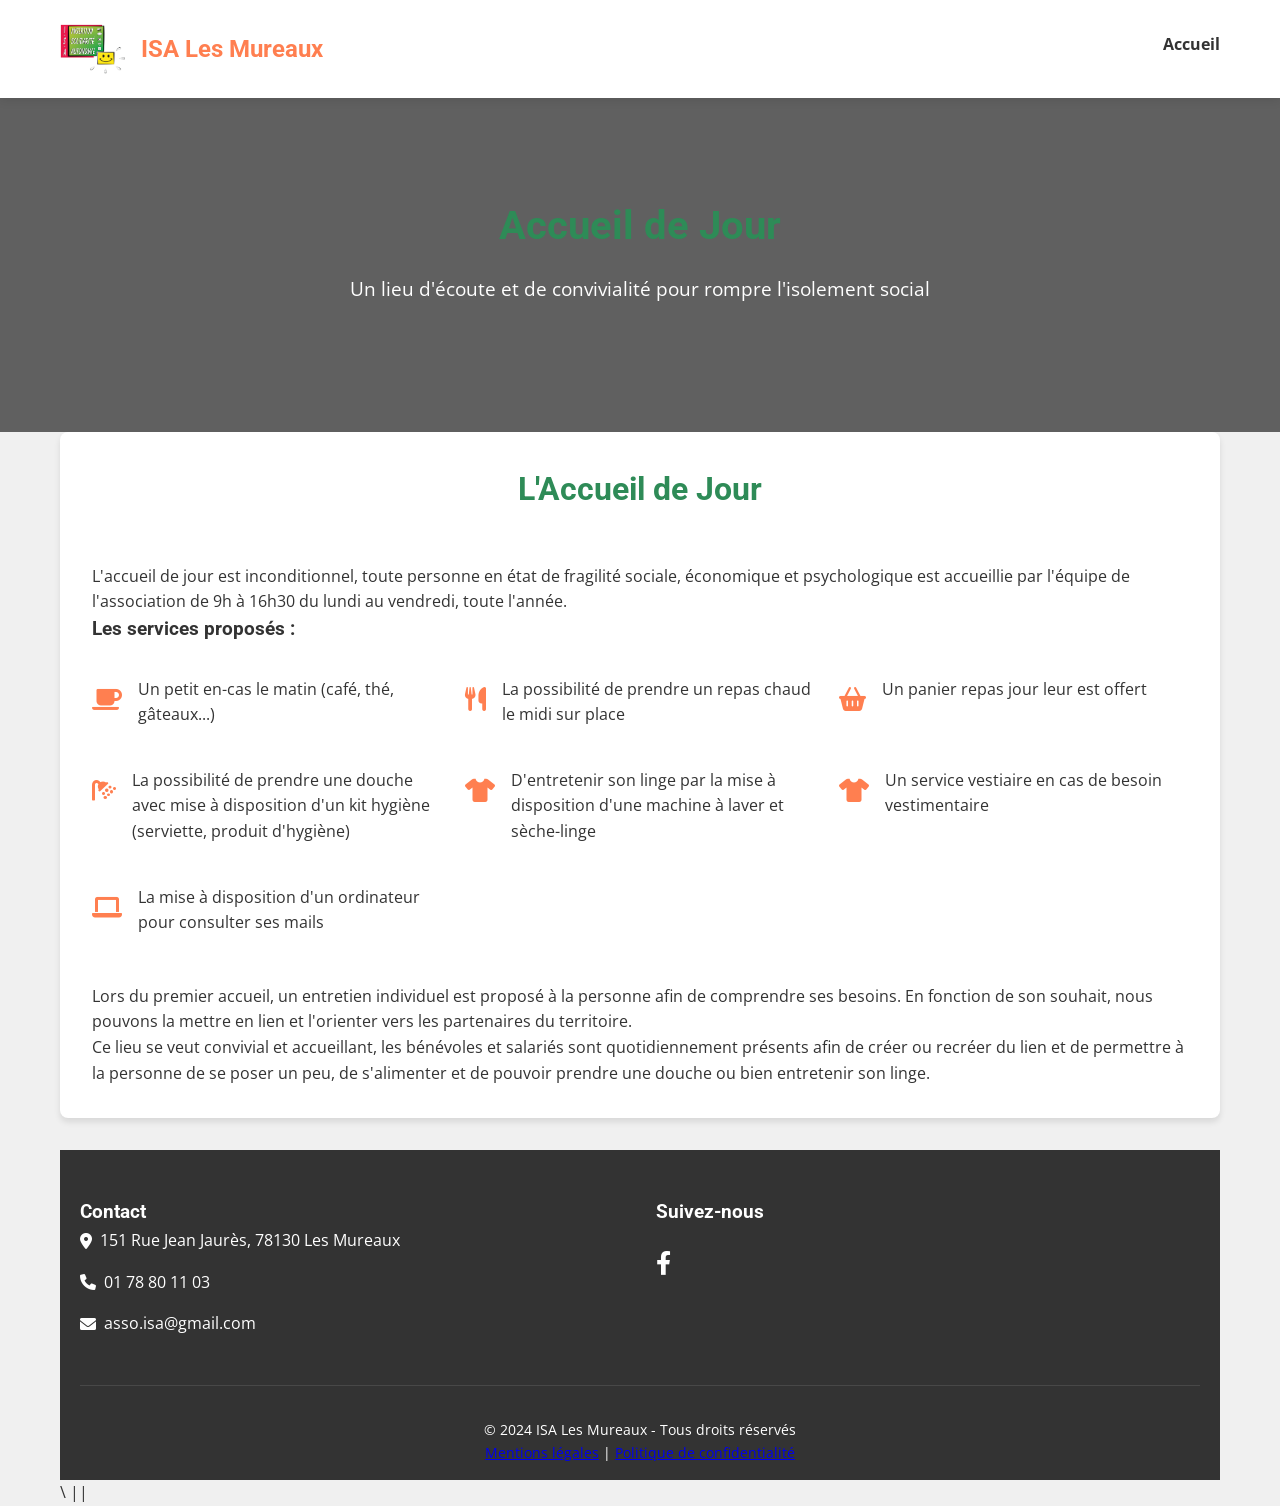
<file: accueil-jour.html>
<!DOCTYPE html>
<html lang="fr">
<head>
    <meta charset="UTF-8">
    <meta name="viewport" content="width=device-width, initial-scale=1.0">
    <title>ISA Les Mureaux - Accueil de Jour</title>

    <!-- Polices et icônes -->
    <link rel="preconnect" href="https://fonts.googleapis.com">
    <link rel="preconnect" href="https://fonts.gstatic.com" crossorigin>
    <link href="https://fonts.googleapis.com/css2?family=Open+Sans:wght@400;700&family=Roboto:wght@700&display=swap" rel="stylesheet">
    <link rel="stylesheet" href="https://cdnjs.cloudflare.com/ajax/libs/font-awesome/6.0.0-beta3/css/all.min.css">
	
    <style>
    :root {
        --primary: #FF7F50;
        --secondary: #2E8B57;
        --dark: #333;
        --light: #f9f9f9;
        --white: #ffffff;
        --gray: #f0f0f0;
    }

    * {
        box-sizing: border-box;
        margin: 0;
        padding: 0;
    }

    body {
        font-family: 'Open Sans', sans-serif;
        color: var(--dark);
        background-color: var(--gray);
        line-height: 1.6;
    }

    h1, h2, h3 {
        font-family: 'Roboto', sans-serif;
        font-weight: 700;
    }

    .container {
        max-width: 1200px;
        margin: 0 auto;
        padding: 0 20px;
    }

    header {
        background: var(--white);
        box-shadow: 0 2px 10px rgba(0,0,0,0.1);
        position: sticky;
        top: 0;
        z-index: 100;
    }

    header .container {
        display: flex;
        justify-content: space-between;
        align-items: center;
        padding: 1rem 20px;
    }

    .logo {
        display: flex;
        align-items: center;
        gap: 1rem;
    }

    .logo img {
        height: 50px;
    }

    .logo h1 {
        color: var(--primary);
        font-size: 1.5rem;
    }

    nav ul {
        display: flex;
        list-style: none;
    }

    nav li {
        position: relative;
        margin-left: 1.5rem;
    }

    nav a {
        text-decoration: none;
        color: var(--dark);
        font-weight: bold;
        transition: color 0.3s;
    }

    nav a:hover {
        color: var(--primary);
    }

    .menu-toggle {
        display: none;
        background: none;
        border: none;
        font-size: 1.5rem;
        cursor: pointer;
        color: var(--dark);
    }

    /* Dropdown */
    nav li.dropdown {
        position: relative;
    }

    nav li.dropdown .dropdown-menu {
        display: none;
        position: absolute;
        top: 100%;
        left: 0;
        background: var(--white);
        box-shadow: 0 4px 6px rgba(0,0,0,0.1);
        border-radius: 5px;
        min-width: 200px;
        z-index: 999;
        flex-direction: column;
    }

    nav li.dropdown:hover .dropdown-menu {
        display: flex;
    }

    nav li.dropdown .dropdown-menu li {
        margin: 0;
    }

    nav li.dropdown .dropdown-menu a {
        padding: 0.8rem 1rem;
        display: block;
        color: var(--dark);
        font-weight: normal;
    }

    nav li.dropdown .dropdown-menu a:hover {
        background: var(--gray);
        color: var(--primary);
    }

    .hero {
        background: linear-gradient(rgba(0,0,0,0.6), rgba(0,0,0,0.6)), url('https://images.unsplash.com/photo-1606787366850-de6330128bfc?ixlib=rb-1.2.1&auto=format&fit=crop&w=1350&q=80');
        background-size: cover;
        background-position: center;
        color: var(--white);
        text-align: center;
        padding: 6rem 1rem;
    }

    .hero-content {
        max-width: 800px;
        margin: 0 auto;
    }

    .hero h2 {
        font-size: 2.5rem;
        margin-bottom: 1rem;
    }

    .hero p {
        font-size: 1.2rem;
        margin-bottom: 2rem;
    }

    .hero-buttons {
        display: flex;
        justify-content: center;
        gap: 1rem;
        flex-wrap: wrap;
    }

    .btn {
        display: inline-block;
        padding: 0.8rem 1.8rem;
        border-radius: 5px;
        text-decoration: none;
        font-weight: bold;
        transition: all 0.3s;
        text-align: center;
    }

    .btn-primary {
        background: var(--primary);
        color: var(--white);
        border: 2px solid var(--primary);
    }

    .btn-primary:hover {
        background: transparent;
        color: var(--white);
    }

    .btn-secondary {
        background: transparent;
        color: var(--white);
        border: 2px solid var(--white);
    }

    .btn-secondary:hover {
        background: var(--white);
        color: var(--dark);
    }

    section {
        padding: 4rem 0;
    }

    h2 {
        text-align: center;
        font-size: 2rem;
        margin-bottom: 3rem;
        color: var(--secondary);
    }

    .content-section {
        background: var(--white);
        border-radius: 8px;
        padding: 2rem;
        box-shadow: 0 4px 6px rgba(0,0,0,0.1);
        margin-bottom: 2rem;
    }

    .services-grid {
        display: grid;
        grid-template-columns: repeat(auto-fit, minmax(300px, 1fr));
        gap: 1.5rem;
        margin: 2rem 0;
    }

    .service-item {
        display: flex;
        align-items: flex-start;
        gap: 1rem;
        margin-bottom: 1rem;
    }

    .service-icon {
        color: var(--primary);
        font-size: 1.5rem;
        margin-top: 0.2rem;
    }

    .stats-grid {
        display: grid;
        grid-template-columns: repeat(auto-fit, minmax(250px, 1fr));
        gap: 1.5rem;
        margin: 2rem 0;
    }

    .stat-card {
        background: var(--light);
        border-radius: 8px;
        padding: 1.5rem;
        text-align: center;
        border-left: 4px solid var(--primary);
    }

    .stat-number {
        font-size: 2rem;
        font-weight: bold;
        color: var(--primary);
        margin-bottom: 0.5rem;
    }

    ul {
        padding-left: 1.5rem;
        margin: 1rem 0;
    }

    li {
        margin-bottom: 0.5rem;
    }

    footer {
        background: var(--dark);
        color: var(--white);
        padding: 3rem 0 1rem;
    }

    .footer-content {
        display: grid;
        grid-template-columns: repeat(auto-fit, minmax(250px, 1fr));
        gap: 2rem;
        margin-bottom: 2rem;
    }

    .contact-info p {
        margin-bottom: 1rem;
        display: flex;
        align-items: center;
        gap: 0.5rem;
    }

    .social h3 {
        color: var(--white);
        margin-bottom: 1rem;
    }

    .social-icons {
        display: flex;
        gap: 1rem;
    }

    .social-icons a {
        color: var(--white);
        font-size: 1.5rem;
        transition: color 0.3s;
    }

    .social-icons a:hover {
        color: var(--primary);
    }

    .legal {
        grid-column: 1 / -1;
        text-align: center;
        padding-top: 2rem;
        border-top: 1px solid rgba(255,255,255,0.1);
        font-size: 0.9rem;
    }

    @media (max-width: 768px) {
        nav ul {
            display: none;
            position: absolute;
            top: 100%;
            left: 0;
            right: 0;
            background: var(--white);
            flex-direction: column;
            padding: 1rem;
            box-shadow: 0 2px 5px rgba(0,0,0,0.1);
        }

        nav ul.active {
            display: flex;
        }

        nav li {
            margin: 0.5rem 0;
        }

        .menu-toggle {
            display: block;
        }

        .hero h2 {
            font-size: 2rem;
        }

        .hero p {
            font-size: 1rem;
        }

        .hero-buttons {
            flex-direction: column;
            align-items: center;
        }

        .btn {
            width: 100%;
            max-width: 250px;
            margin-bottom: 1rem;
        }
    }
    </style>
</head>
<body>

    <!-- Header -->
    <header>
        <div class="container">
            <div class="logo">
                <img src="logo_isa.png" alt="Logo ISA">
                <h1>ISA Les Mureaux</h1>
            </div>
            <nav>
                <ul>
                    <li><a href="page_avec_logo.html">Accueil</a></li>
                   
            </nav>
            <button class="menu-toggle" aria-label="Menu mobile">
                <i class="fas fa-bars"></i>
            </button>
        </div>
    </header>

    <!-- Hero -->
    <section class="hero">
        <div class="container">
            <div class="hero-content">
                <h2>Accueil de Jour</h2>
                <p>Un lieu d'écoute et de convivialité pour rompre l'isolement social</p>
            </div>
        </div>
    </section>

    <!-- Contenu principal -->
    <section class="container">
        <div class="content-section">
            <h2>L'Accueil de Jour</h2>
            <p>L'accueil de jour est inconditionnel, toute personne en état de fragilité sociale, économique et psychologique est accueillie par l'équipe de l'association de 9h à 16h30 du lundi au vendredi, toute l'année.</p>
            
            <h3>Les services proposés :</h3>
            <div class="services-grid">
                <div class="service-item">
                    <div class="service-icon"><i class="fas fa-coffee"></i></div>
                    <div>Un petit en-cas le matin (café, thé, gâteaux...)</div>
                </div>
                <div class="service-item">
                    <div class="service-icon"><i class="fas fa-utensils"></i></div>
                    <div>La possibilité de prendre un repas chaud le midi sur place</div>
                </div>
                <div class="service-item">
                    <div class="service-icon"><i class="fas fa-shopping-basket"></i></div>
                    <div>Un panier repas jour leur est offert</div>
                </div>
                <div class="service-item">
                    <div class="service-icon"><i class="fas fa-shower"></i></div>
                    <div>La possibilité de prendre une douche avec mise à disposition d'un kit hygiène (serviette, produit d'hygiène)</div>
                </div>
                <div class="service-item">
                    <div class="service-icon"><i class="fas fa-tshirt"></i></div>
                    <div>D'entretenir son linge par la mise à disposition d'une machine à laver et sèche-linge</div>
                </div>
                <div class="service-item">
                    <div class="service-icon"><i class="fas fa-tshirt"></i></div>
                    <div>Un service vestiaire en cas de besoin vestimentaire</div>
                </div>
                <div class="service-item">
                    <div class="service-icon"><i class="fas fa-laptop"></i></div>
                    <div>La mise à disposition d'un ordinateur pour consulter ses mails</div>
                </div>
            </div>

            <p>Lors du premier accueil, un entretien individuel est proposé à la personne afin de comprendre ses besoins. En fonction de son souhait, nous pouvons la mettre en lien et l'orienter vers les partenaires du territoire.</p>
            <p>Ce lieu se veut convivial et accueillant, les bénévoles et salariés sont quotidiennement présents afin de créer ou recréer du lien et de permettre à la personne de se poser un peu, de s'alimenter et de pouvoir prendre une douche ou bien entretenir son linge.</p>
        </div>

        

    <!-- Footer -->
    <footer id="contact">
        <div class="container">
            <div class="footer-content">
                <div class="contact-info">
                    <h3>Contact</h3>
                    <p><i class="fas fa-map-marker-alt"></i> 151 Rue Jean Jaurès, 78130 Les Mureaux</p>
                    <p><i class="fas fa-phone"></i> 01 78 80 11 03</p>
                    <p><i class="fas fa-envelope"></i> asso.isa@gmail.com</p>
                </div>
                <div class="social">
                    <h3>Suivez-nous</h3>
                    <div class="social-icons">
                        <a href="https://www.facebook.com/people/Insertion-solidarit%C3%A9-autonomie-ISA/100080999062028/" target="_blank" aria-label="Facebook"><i class="fab fa-facebook-f"></i></a>
                    </div>
                </div>
            </div>
            <div class="legal">
                <p>&copy; 2024 ISA Les Mureaux - Tous droits réservés</p>
                <a href="#">Mentions légales</a> | <a href="#">Politique de confidentialité</a>
            </div>
        </div>
    </footer>

    <script>
        // Menu mobile
        document.querySelector('.menu-toggle').addEventListener('click', function() {
            document.querySelector('nav ul').classList.toggle('active');
        });
    </script>
</body>
</html>\
||
</file>
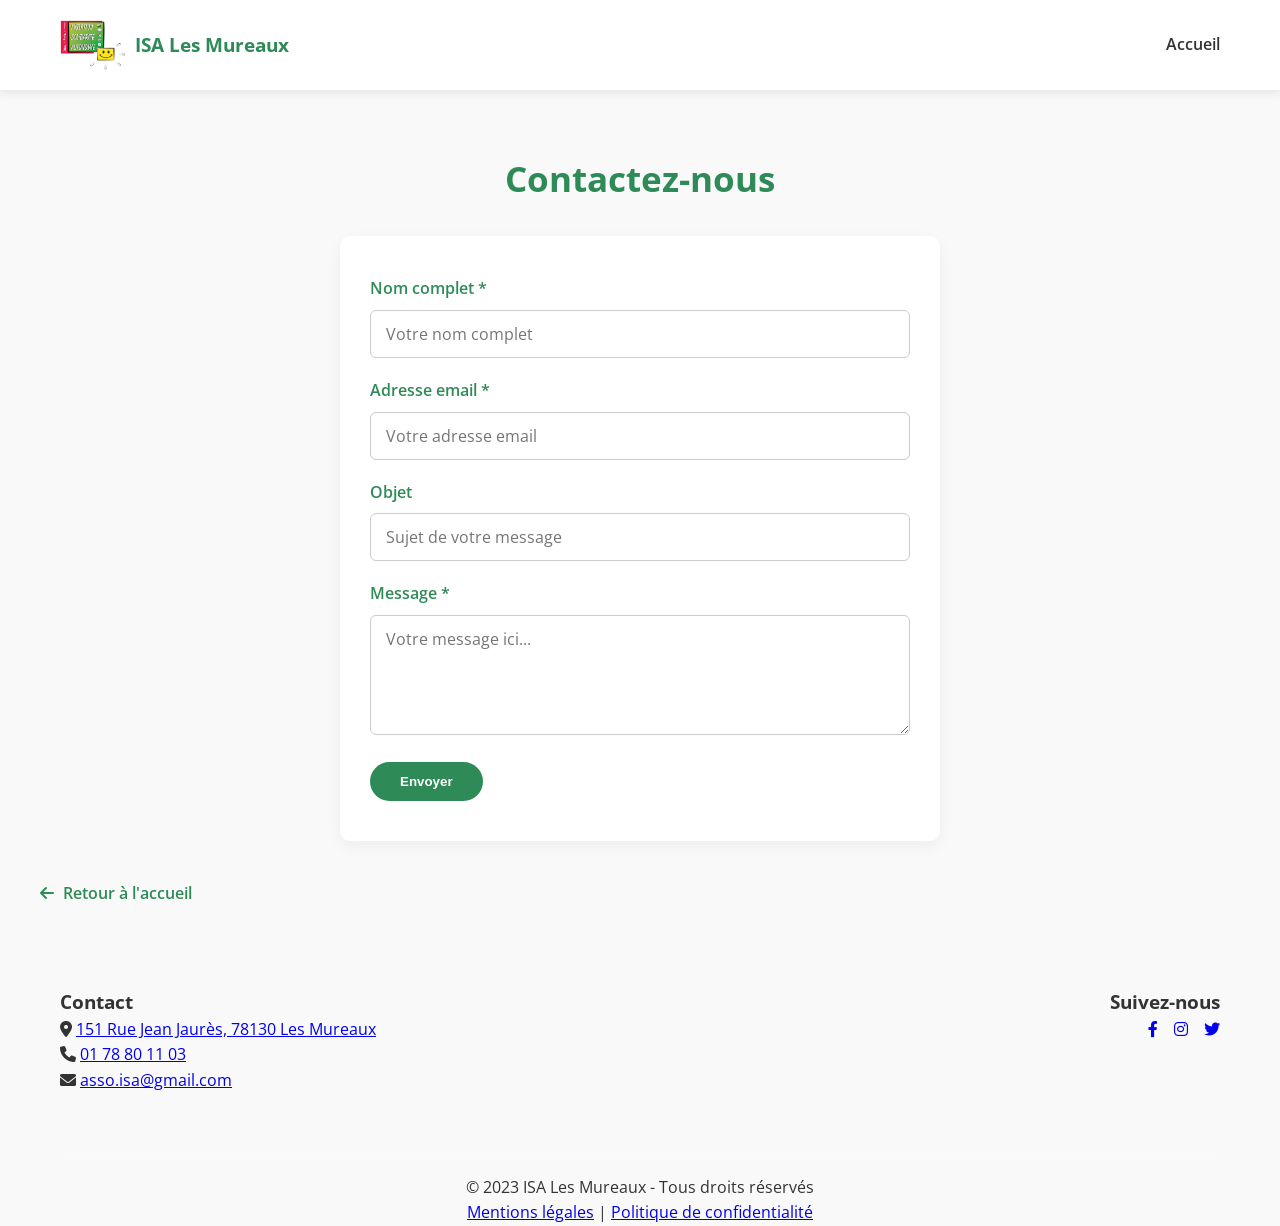
<file: contact.html>
<!DOCTYPE html>
<html lang="fr">
<head>
  <meta charset="UTF-8" />
  <meta name="viewport" content="width=device-width, initial-scale=1" />
  <title>Contact - ISA Les Mureaux</title>
  <link href="https://fonts.googleapis.com/css2?family=Open+Sans:wght@400;600;700&family=Roboto:wght@300;400;700&display=swap" rel="stylesheet" />
  <link rel="stylesheet" href="https://cdnjs.cloudflare.com/ajax/libs/font-awesome/6.0.0-beta3/css/all.min.css" />
  <style>
    :root {
      --primary-color: #2E8B57;
      --secondary-color: #3AA76D;
      --accent-color: #FF7F50;
      --light-color: #f9f9f9;
      --dark-color: #333;
      --gray-color: #666;
    }
    
    * {
      margin: 0;
      padding: 0;
      box-sizing: border-box;
    }
    
    body {
      font-family: 'Open Sans', sans-serif;
      background-color: var(--light-color);
      color: var(--dark-color);
      line-height: 1.6;
    }
    
    .container {
      max-width: 1200px;
      margin: 0 auto;
      padding: 0 20px;
    }
    
    header {
      background-color: white;
      box-shadow: 0 2px 10px rgba(0,0,0,0.1);
      position: sticky;
      top: 0;
      z-index: 100;
    }
    
    .navbar {
      display: flex;
      justify-content: space-between;
      align-items: center;
      padding: 20px 0;
    }
    
    .logo {
      display: flex;
      align-items: center;
      gap: 10px;
    }
    
    .logo img {
      height: 50px;
    }
    
    .logo-text {
      font-weight: 700;
      color: var(--primary-color);
      font-size: 1.2rem;
    }
    
    .nav-links {
      display: flex;
      gap: 30px;
    }
    
    .nav-links a {
      text-decoration: none;
      color: var(--dark-color);
      font-weight: 600;
      transition: color 0.3s;
    }
    
    .nav-links a:hover {
      color: var(--primary-color);
    }
    
    main.container {
      padding: 60px 0 80px;
    }
    
    h1, h2 {
      color: var(--primary-color);
      margin-bottom: 30px;
    }
    
    h1 {
      font-size: 2.2rem;
      text-align: center;
    }
    
    form {
      background: white;
      padding: 40px 30px;
      border-radius: 10px;
      box-shadow: 0 5px 15px rgba(0,0,0,0.05);
      max-width: 600px;
      margin: 0 auto;
    }
    
    label {
      display: block;
      margin-bottom: 8px;
      font-weight: 600;
      color: var(--primary-color);
    }
    
    input[type="text"],
    input[type="email"],
    textarea {
      width: 100%;
      padding: 12px 15px;
      margin-bottom: 20px;
      border: 1px solid #ccc;
      border-radius: 6px;
      font-size: 1rem;
      font-family: 'Open Sans', sans-serif;
      transition: border-color 0.3s;
    }
    
    input[type="text"]:focus,
    input[type="email"]:focus,
    textarea:focus {
      outline: none;
      border-color: var(--primary-color);
    }
    
    textarea {
      resize: vertical;
      min-height: 120px;
    }
    
    .btn {
      display: inline-block;
      background-color: var(--primary-color);
      color: white;
      padding: 12px 30px;
      border-radius: 30px;
      text-decoration: none;
      font-weight: 600;
      border: none;
      cursor: pointer;
      transition: all 0.3s;
    }
    
    .btn:hover {
      background-color: var(--secondary-color);
      transform: translateY(-3px);
      box-shadow: 0 5px 15px rgba(0,0,0,0.1);
    }
    
    .back-link {
      display: inline-block;
      margin-top: 40px;
      color: var(--primary-color);
      text-decoration: none;
      font-weight: 600;
      transition: color 0.3s;
      text-align: center;
    }
    
    .back-link:hover {
      color: var(--secondary-color);
    }
    
    .back-link i {
      margin-right: 5px;
    }
    
 <div class="social-icons">
  <a href="https://www.facebook.com/isalesmureaux" target="_blank"><i class="fab fa-facebook-f"></i></a>
  <a href="https://www.instagram.com/isalesmureaux" target="_blank"><i class="fab fa-instagram"></i></a>
  <a href="https://twitter.com/isalesmureaux" target="_blank"><i class="fab fa-twitter"></i></a>
</div>

  </style>
</head>
<body>
  <header>
    <div class="container">
      <nav class="navbar">
        <div class="logo">
          <img src="logo_isa.png" alt="Logo ISA Les Mureaux" />
          <span class="logo-text">ISA Les Mureaux</span>
        </div>
        <div class="nav-links">
          <a href="page_avec_logo.html">Accueil</a>
        </div>
      </nav>
    </div>
  </header>

  <main class="container">
    <h1>Contactez-nous</h1>
    <form action="https://formspree.io/f/xovdbkak" method="POST">
      <label for="name">Nom complet *</label>
      <input type="text" id="name" name="name" required placeholder="Votre nom complet" />

      <label for="email">Adresse email *</label>
      <input type="email" id="email" name="_replyto" required placeholder="Votre adresse email" />

      <label for="subject">Objet</label>
      <input type="text" id="subject" name="subject" placeholder="Sujet de votre message" />

      <label for="message">Message *</label>
      <textarea id="message" name="message" required placeholder="Votre message ici..."></textarea>

      <button type="submit" class="btn">Envoyer</button>
    </form>

    <a href="index.html" class="back-link"><i class="fas fa-arrow-left"></i> Retour à l'accueil</a>
  </main>

   <footer id="contact">
    <div class="container">
        <div class="footer-content" style="display: flex; flex-wrap: wrap; justify-content: space-between; align-items: flex-start; gap: 2rem;">
            
            <!-- Bloc Contact -->
            <div class="contact-info" style="flex: 1 1 300px;">
                <h3>Contact</h3>
                <p>
                    <i class="fas fa-map-marker-alt"></i>
                    <a href="https://www.google.com/maps?q=151+Rue+Jean+Jaurès,+78130+Les+Mureaux" target="_blank">
                        151 Rue Jean Jaurès, 78130 Les Mureaux
                    </a>
                </p>
                <p><i class="fas fa-phone"></i> <a href="tel:0178801103">01 78 80 11 03</a></p>
                <p>
                    <i class="fas fa-envelope"></i>
                    <a href="mailto:contact@isa-lesmureaux.org">asso.isa@gmail.com</a>
                </p>
            </div>

            <!-- Bloc Réseaux Sociaux aligné à droite -->
            <div class="social" style="flex: 1 1 300px; text-align: right;">
                <h3>Suivez-nous</h3>
                <div class="social-icons" style="display: flex; justify-content: flex-end; gap: 1rem;">
                    <a href="https://www.facebook.com/isalesmureaux" target="_blank" aria-label="Facebook">
                        <i class="fab fa-facebook-f"></i>
                    </a>
                    <a href="https://www.instagram.com/isalesmureaux" target="_blank" aria-label="Instagram">
                        <i class="fab fa-instagram"></i>
                    </a>
                    <a href="https://x.com/Asso_ISA" target="_blank" aria-label="Twitter">
                        <i class="fab fa-twitter"></i>
                    </a>
                </div>
            </div>

            <!-- Mentions légales centrées -->
            <div class="legal" style="flex-basis: 100%; text-align: center; margin-top: 2rem; border-top: 1px solid rgba(255,255,255,0.2); padding-top: 1rem;">
                <p>&copy; 2023 ISA Les Mureaux - Tous droits réservés</p>
                <a href="#">Mentions légales</a> | <a href="#">Politique de confidentialité</a>
            </div>

        </div>
    </div>
</footer> 
</body>
 </html>
</file>
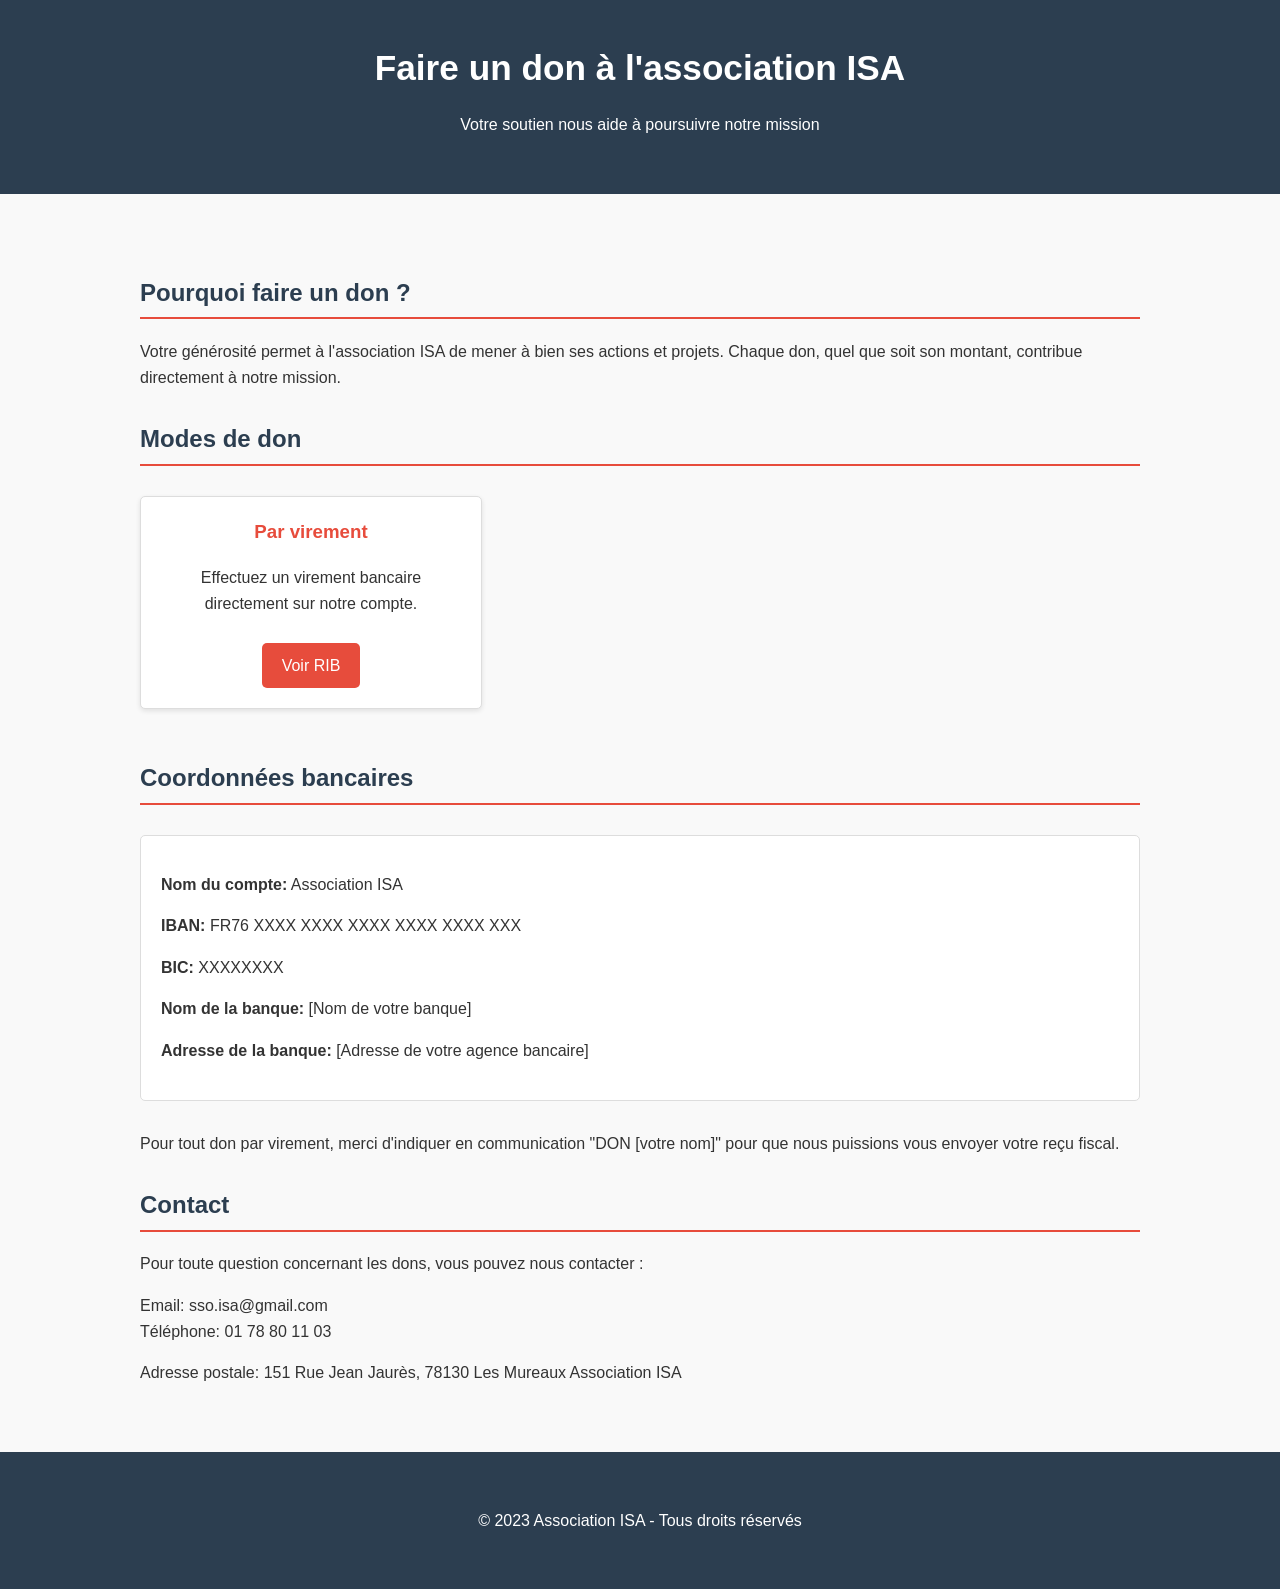
<file: dons.html>
<!DOCTYPE html>
<html lang="fr">
<head>
    <meta charset="UTF-8">
    <meta name="viewport" content="width=device-width, initial-scale=1.0">
    <title>Faire un don - Association ISA</title>
    <style>
        body {
            font-family: 'Arial', sans-serif;
            line-height: 1.6;
            margin: 0;
            padding: 0;
            color: #333;
            background-color: #f9f9f9;
        }
        
        .container {
            max-width: 1000px;
            margin: 0 auto;
            padding: 20px;
        }
        
        header {
            background-color: #2c3e50;
            color: white;
            padding: 20px 0;
            text-align: center;
            margin-bottom: 30px;
        }
        
        h1 {
            margin: 0;
            font-size: 2.2em;
        }
        
        h2 {
            color: #2c3e50;
            border-bottom: 2px solid #e74c3c;
            padding-bottom: 5px;
            margin-top: 30px;
        }
        
        .donation-options {
            display: flex;
            flex-wrap: wrap;
            justify-content: space-between;
            margin: 30px 0;
        }
        
        .donation-option {
            background: white;
            border: 1px solid #ddd;
            border-radius: 5px;
            padding: 20px;
            width: 30%;
            box-shadow: 0 2px 5px rgba(0,0,0,0.1);
            margin-bottom: 20px;
            text-align: center;
        }
        
        .donation-option h3 {
            color: #e74c3c;
            margin-top: 0;
        }
        
        .btn {
            display: inline-block;
            background: #e74c3c;
            color: white;
            padding: 10px 20px;
            text-decoration: none;
            border-radius: 5px;
            margin-top: 10px;
            transition: background 0.3s;
        }
        
        .btn:hover {
            background: #c0392b;
        }
        
        .bank-info {
            background: white;
            border: 1px solid #ddd;
            border-radius: 5px;
            padding: 20px;
            margin: 30px 0;
        }
        
        footer {
            background-color: #2c3e50;
            color: white;
            text-align: center;
            padding: 20px 0;
            margin-top: 30px;
        }
        
        @media (max-width: 768px) {
            .donation-option {
                width: 100%;
            }
        }
    </style>
</head>
<body>
    <header>
        <div class="container">
            <h1>Faire un don à l'association ISA</h1>
            <p>Votre soutien nous aide à poursuivre notre mission</p>
        </div>
    </header>
    
    <div class="container">
        <section>
            <h2>Pourquoi faire un don ?</h2>
            <p>Votre générosité permet à l'association ISA de mener à bien ses actions et projets. Chaque don, quel que soit son montant, contribue directement à notre mission.</p>
            
        </section>
        
        <section>
            <h2>Modes de don</h2>
            <div class="donation-options">
                
                
                <div class="donation-option">
                    <h3>Par virement</h3>
                    <p>Effectuez un virement bancaire directement sur notre compte.</p>
                    <a href="#bank-details" class="btn">Voir RIB</a>
                </div>
                
                
            </div>
        </section>
        
        <section id="bank-details">
            <h2>Coordonnées bancaires</h2>
            <div class="bank-info">
                <p><strong>Nom du compte:</strong> Association ISA</p>
                <p><strong>IBAN:</strong> FR76 XXXX XXXX XXXX XXXX XXXX XXX</p>
                <p><strong>BIC:</strong> XXXXXXXX</p>
                <p><strong>Nom de la banque:</strong> [Nom de votre banque]</p>
                <p><strong>Adresse de la banque:</strong> [Adresse de votre agence bancaire]</p>
            </div>
            <p>Pour tout don par virement, merci d'indiquer en communication "DON [votre nom]" pour que nous puissions vous envoyer votre reçu fiscal.</p>
        </section>
        
        <section id="contact">
            <h2>Contact</h2>
            <p>Pour toute question concernant les dons, vous pouvez nous contacter :</p>
            <p>Email: sso.isa@gmail.com<br>
            Téléphone: 01 78 80 11 03</p>
            <p>Adresse postale: 151 Rue Jean Jaurès, 78130 Les Mureaux
            Association ISA<br>
            
        </section>
    </div>
    
    <footer>
        <div class="container">
            <p>&copy; 2023 Association ISA - Tous droits réservés</p>
        </div>
    </footer>
</body>
</html>
</file>
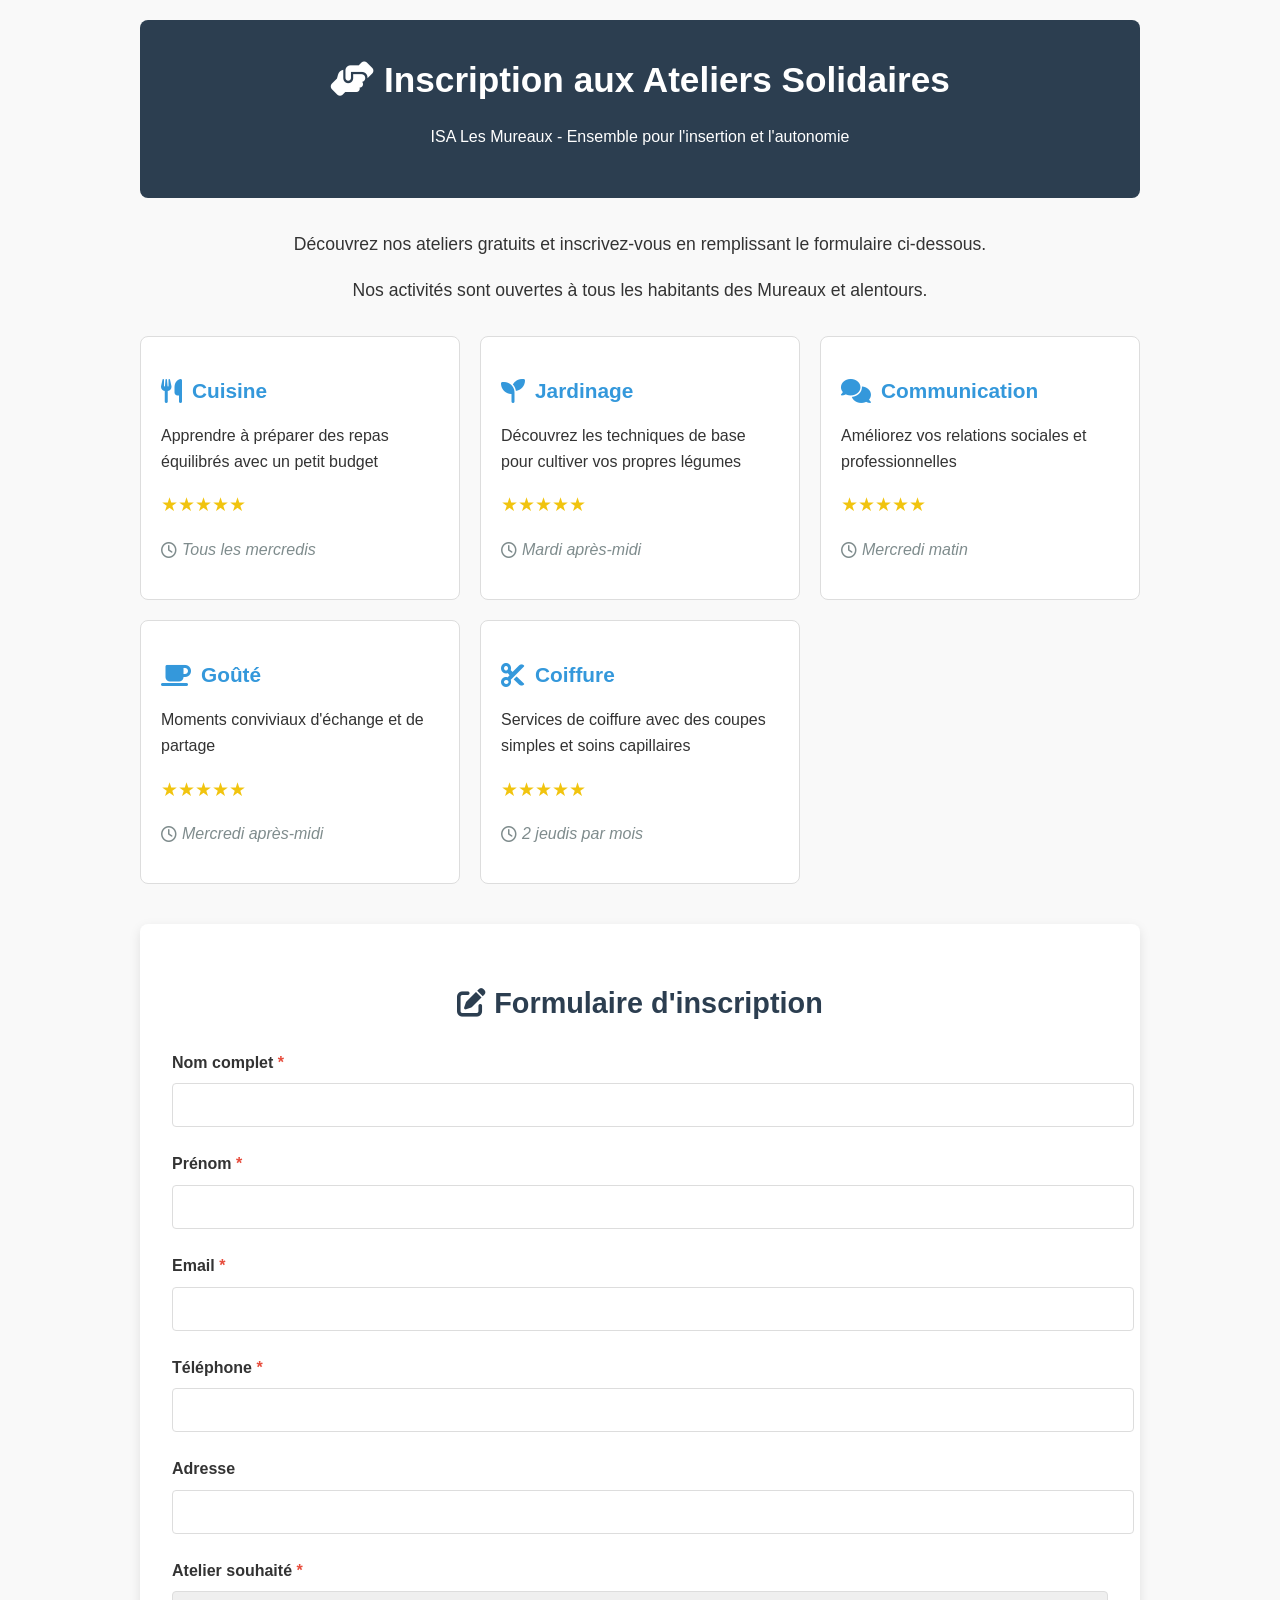
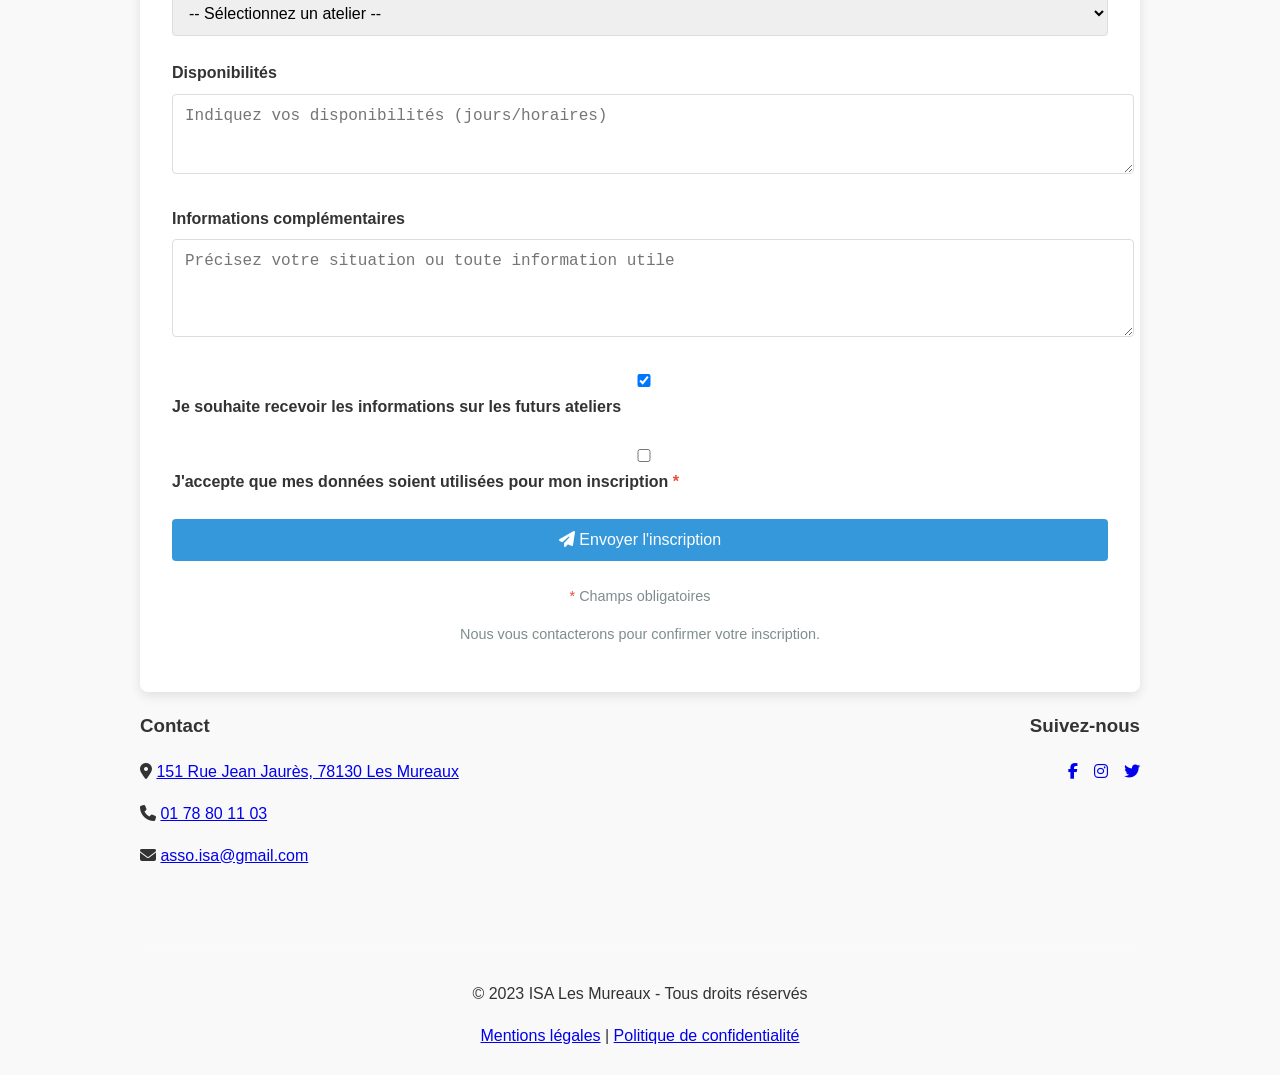
<file: form-ateliers.html>
<!DOCTYPE html>
<html lang="fr">
<head>
    <meta charset="UTF-8">
    <meta name="viewport" content="width=device-width, initial-scale=1.0">
    <title>Inscription Ateliers - ISA Les Mureaux</title>
    <link rel="stylesheet" href="https://cdnjs.cloudflare.com/ajax/libs/font-awesome/6.4.0/css/all.min.css">
    <style>
        :root {
            --primary: #3498db;
            --secondary: #2ecc71;
            --dark: #2c3e50;
            --light: #ecf0f1;
            --danger: #e74c3c;
        }
        
        body {
            font-family: 'Segoe UI', Tahoma, Geneva, Verdana, sans-serif;
            line-height: 1.6;
            color: #333;
            max-width: 1000px;
            margin: 0 auto;
            padding: 20px;
            background-color: #f9f9f9;
        }
        
        header {
            background-color: var(--dark);
            color: white;
            padding: 2rem;
            border-radius: 8px;
            margin-bottom: 2rem;
            text-align: center;
        }
        
        h1 {
            margin: 0;
            font-size: 2.2rem;
        }
        
        .intro {
            text-align: center;
            margin-bottom: 2rem;
            font-size: 1.1rem;
        }
        
        .atelier-container {
            display: grid;
            grid-template-columns: repeat(auto-fill, minmax(300px, 1fr));
            gap: 20px;
            margin: 30px 0;
        }
        
        .atelier-card {
            background: white;
            border: 1px solid #ddd;
            border-radius: 8px;
            padding: 20px;
            transition: transform 0.3s, box-shadow 0.3s;
        }
        
        .atelier-card:hover {
            transform: translateY(-5px);
            box-shadow: 0 10px 20px rgba(0,0,0,0.1);
        }
        
        .atelier-title {
            font-size: 1.3rem;
            margin-bottom: 10px;
            color: var(--primary);
            display: flex;
            align-items: center;
            gap: 10px;
        }
        
        .atelier-icon {
            font-size: 1.5rem;
        }
        
        .stars {
            color: #f1c40f;
            margin: 10px 0;
            font-size: 1.2rem;
        }
        
        .schedule {
            font-style: italic;
            color: #7f8c8d;
            display: flex;
            align-items: center;
            gap: 5px;
        }
        
        form {
            background: white;
            padding: 2rem;
            border-radius: 8px;
            margin-top: 40px;
            box-shadow: 0 4px 12px rgba(0,0,0,0.1);
        }
        
        .form-title {
            color: var(--dark);
            margin-bottom: 1.5rem;
            text-align: center;
            font-size: 1.8rem;
        }
        
        .form-group {
            margin-bottom: 1.5rem;
        }
        
        label {
            display: block;
            margin-bottom: 0.5rem;
            font-weight: 600;
        }
        
        input, select, textarea {
            width: 100%;
            padding: 12px;
            border: 1px solid #ddd;
            border-radius: 4px;
            font-size: 1rem;
            transition: border 0.3s;
        }
        
        input:focus, select:focus, textarea:focus {
            border-color: var(--primary);
            outline: none;
        }
        
        .btn {
            display: inline-block;
            background: var(--primary);
            color: white;
            border: none;
            padding: 12px 24px;
            border-radius: 4px;
            cursor: pointer;
            font-size: 1rem;
            transition: background 0.3s;
            text-decoration: none;
            text-align: center;
        }
        
        .btn:hover {
            background: #2980b9;
        }
        
        .btn-block {
            display: block;
            width: 100%;
        }
        
        .required {
            color: var(--danger);
        }
        
        .form-footer {
            margin-top: 1.5rem;
            text-align: center;
            font-size: 0.9rem;
            color: #7f8c8d;
        }
        
        .success-message {
            display: none;
            background: var(--secondary);
            color: white;
            padding: 1.5rem;
            border-radius: 8px;
            text-align: center;
            margin-top: 2rem;
        }
        
        @media (max-width: 768px) {
            .atelier-container {
                grid-template-columns: 1fr;
            }
        }
    </style>
</head>
<body>
    <header>
        <h1><i class="fas fa-hands-helping"></i> Inscription aux Ateliers Solidaires</h1>
        <p>ISA Les Mureaux - Ensemble pour l'insertion et l'autonomie</p>
    </header>
    
    <div class="intro">
        <p>Découvrez nos ateliers gratuits et inscrivez-vous en remplissant le formulaire ci-dessous.</p>
        <p>Nos activités sont ouvertes à tous les habitants des Mureaux et alentours.</p>
    </div>
    
    <div class="atelier-container">
        <!-- Atelier Cuisine -->
        <div class="atelier-card">
            <h2 class="atelier-title"><i class="fas fa-utensils atelier-icon"></i> Cuisine</h2>
            <p>Apprendre à préparer des repas équilibrés avec un petit budget</p>
            <div class="stars">★★★★★</div>
            <p class="schedule"><i class="far fa-clock"></i> Tous les mercredis</p>
        </div>
        
        <!-- Atelier Jardinage -->
        <div class="atelier-card">
            <h2 class="atelier-title"><i class="fas fa-seedling atelier-icon"></i> Jardinage</h2>
            <p>Découvrez les techniques de base pour cultiver vos propres légumes</p>
            <div class="stars">★★★★★</div>
            <p class="schedule"><i class="far fa-clock"></i> Mardi après-midi</p>
        </div>
        
        <!-- Atelier Communication -->
        <div class="atelier-card">
            <h2 class="atelier-title"><i class="fas fa-comments atelier-icon"></i> Communication</h2>
            <p>Améliorez vos relations sociales et professionnelles</p>
            <div class="stars">★★★★★</div>
            <p class="schedule"><i class="far fa-clock"></i> Mercredi matin</p>
        </div>
        
        <!-- Atelier Goûté -->
        <div class="atelier-card">
            <h2 class="atelier-title"><i class="fas fa-coffee atelier-icon"></i> Goûté</h2>
            <p>Moments conviviaux d'échange et de partage</p>
            <div class="stars">★★★★★</div>
            <p class="schedule"><i class="far fa-clock"></i> Mercredi après-midi</p>
        </div>
        
        <!-- Atelier Coiffure -->
        <div class="atelier-card">
            <h2 class="atelier-title"><i class="fas fa-cut atelier-icon"></i> Coiffure</h2>
            <p>Services de coiffure avec des coupes simples et soins capillaires</p>
            <div class="stars">★★★★★</div>
            <p class="schedule"><i class="far fa-clock"></i> 2 jeudis par mois</p>
        </div>
    </div>
    
    <form id="inscriptionForm" action="https://formspree.io/f/mzzrwkzn" method="POST">
        <h2 class="form-title"><i class="fas fa-edit"></i> Formulaire d'inscription</h2>
        
        <div class="form-group">
            <label for="nom">Nom complet <span class="required">*</span></label>
            <input type="text" id="nom" name="nom" required>
        </div>
        
        <div class="form-group">
            <label for="prenom">Prénom <span class="required">*</span></label>
            <input type="text" id="prenom" name="prenom" required>
        </div>
        
        <div class="form-group">
            <label for="email">Email <span class="required">*</span></label>
            <input type="email" id="email" name="email" required>
        </div>
        
        <div class="form-group">
            <label for="telephone">Téléphone <span class="required">*</span></label>
            <input type="tel" id="telephone" name="telephone" required>
        </div>
        
        <div class="form-group">
            <label for="adresse">Adresse</label>
            <input type="text" id="adresse" name="adresse">
        </div>
        
        <div class="form-group">
            <label for="atelier">Atelier souhaité <span class="required">*</span></label>
            <select id="atelier" name="atelier" required>
                <option value="">-- Sélectionnez un atelier --</option>
                <option value="cuisine">Cuisine (Mercredis)</option>
                <option value="jardinage">Jardinage (Mardi après-midi)</option>
                <option value="communication">Communication (Mercredi matin)</option>
                <option value="goute">Goûté (Mercredi après-midi)</option>
                <option value="coiffure">Coiffure (2 jeudis/mois)</option>
            </select>
        </div>
        
        <div class="form-group">
            <label for="disponibilites">Disponibilités</label>
            <textarea id="disponibilites" name="disponibilites" rows="3" placeholder="Indiquez vos disponibilités (jours/horaires)"></textarea>
        </div>
        
        <div class="form-group">
            <label for="message">Informations complémentaires</label>
            <textarea id="message" name="message" rows="4" placeholder="Précisez votre situation ou toute information utile"></textarea>
        </div>
        
        <div class="form-group">
            <label>
                <input type="checkbox" name="newsletter" checked>
                Je souhaite recevoir les informations sur les futurs ateliers
            </label>
        </div>
        
        <div class="form-group">
            <label>
                <input type="checkbox" name="rgpd" required>
                J'accepte que mes données soient utilisées pour mon inscription <span class="required">*</span>
            </label>
        </div>
        
        <button type="submit" class="btn btn-block"><i class="fas fa-paper-plane"></i> Envoyer l'inscription</button>
        
        <div class="form-footer">
            <p><span class="required">*</span> Champs obligatoires</p>
            <p>Nous vous contacterons pour confirmer votre inscription.</p>
        </div>
    </form>
    
    <div id="successMessage" class="success-message">
        <h3><i class="fas fa-check-circle"></i> Merci pour votre inscription !</h3>
        <p>Nous avons bien reçu votre demande et vous contacterons sous peu pour confirmation.</p>
    </div> 
	  <footer id="contact">
    <div class="container">
        <div class="footer-content" style="display: flex; flex-wrap: wrap; justify-content: space-between; align-items: flex-start; gap: 2rem;">
            
            <!-- Bloc Contact -->
            <div class="contact-info" style="flex: 1 1 300px;">
                <h3>Contact</h3>
                <p>
                    <i class="fas fa-map-marker-alt"></i>
                    <a href="https://www.google.com/maps?q=151+Rue+Jean+Jaurès,+78130+Les+Mureaux" target="_blank">
                        151 Rue Jean Jaurès, 78130 Les Mureaux
                    </a>
                </p>
                <p><i class="fas fa-phone"></i> <a href="tel:0178801103">01 78 80 11 03</a></p>
                <p>
                    <i class="fas fa-envelope"></i>
                    <a href="mailto:contact@isa-lesmureaux.org">asso.isa@gmail.com</a>
                </p>
            </div>

            <!-- Bloc Réseaux Sociaux aligné à droite -->
            <div class="social" style="flex: 1 1 300px; text-align: right;">
                <h3>Suivez-nous</h3>
                <div class="social-icons" style="display: flex; justify-content: flex-end; gap: 1rem;">
                    <a href="https://www.facebook.com/isalesmureaux" target="_blank" aria-label="Facebook">
                        <i class="fab fa-facebook-f"></i>
                    </a>
                    <a href="https://www.instagram.com/association.isa.2025/" target="_blank" aria-label="Instagram">
                        <i class="fab fa-instagram"></i>
                    </a>
                    <a href="https://x.com/Asso_ISA" target="_blank" aria-label="Twitter">
                        <i class="fab fa-twitter"></i>
                    </a>
                </div>
            </div>

            <!-- Mentions légales centrées -->
            <div class="legal" style="flex-basis: 100%; text-align: center; margin-top: 2rem; border-top: 1px solid rgba(255,255,255,0.2); padding-top: 1rem;">
                <p>&copy; 2023 ISA Les Mureaux - Tous droits réservés</p>
                <a href="#">Mentions légales</a> | <a href="#">Politique de confidentialité</a>
            </div>

        </div>
    </div>
</footer>
    
    <script>
        document.getElementById('inscriptionForm').addEventListener('submit', function(e) {
            e.preventDefault();
            
            // Récupération du formulaire
            const form = e.target;
            const formData = new FormData(form);
            
            // Envoi avec Fetch API
            fetch(form.action, {
                method: 'POST',
                body: formData,
                headers: {
                    'Accept': 'application/json'
                }
            })
            .then(response => {
                if (response.ok) {
                    // Afficher le message de succès
                    document.getElementById('successMessage').style.display = 'block';
                    form.style.display = 'none';
                    window.scrollTo(0, 0);
                } else {
                    throw new Error('Erreur lors de l\'envoi');
                }
            })
            .catch(error => {
                alert('Une erreur est survenue. Veuillez réessayer ou nous contacter directement.');
                console.error(error);
            });
        });
    </script>
</body>
</html>
</file>
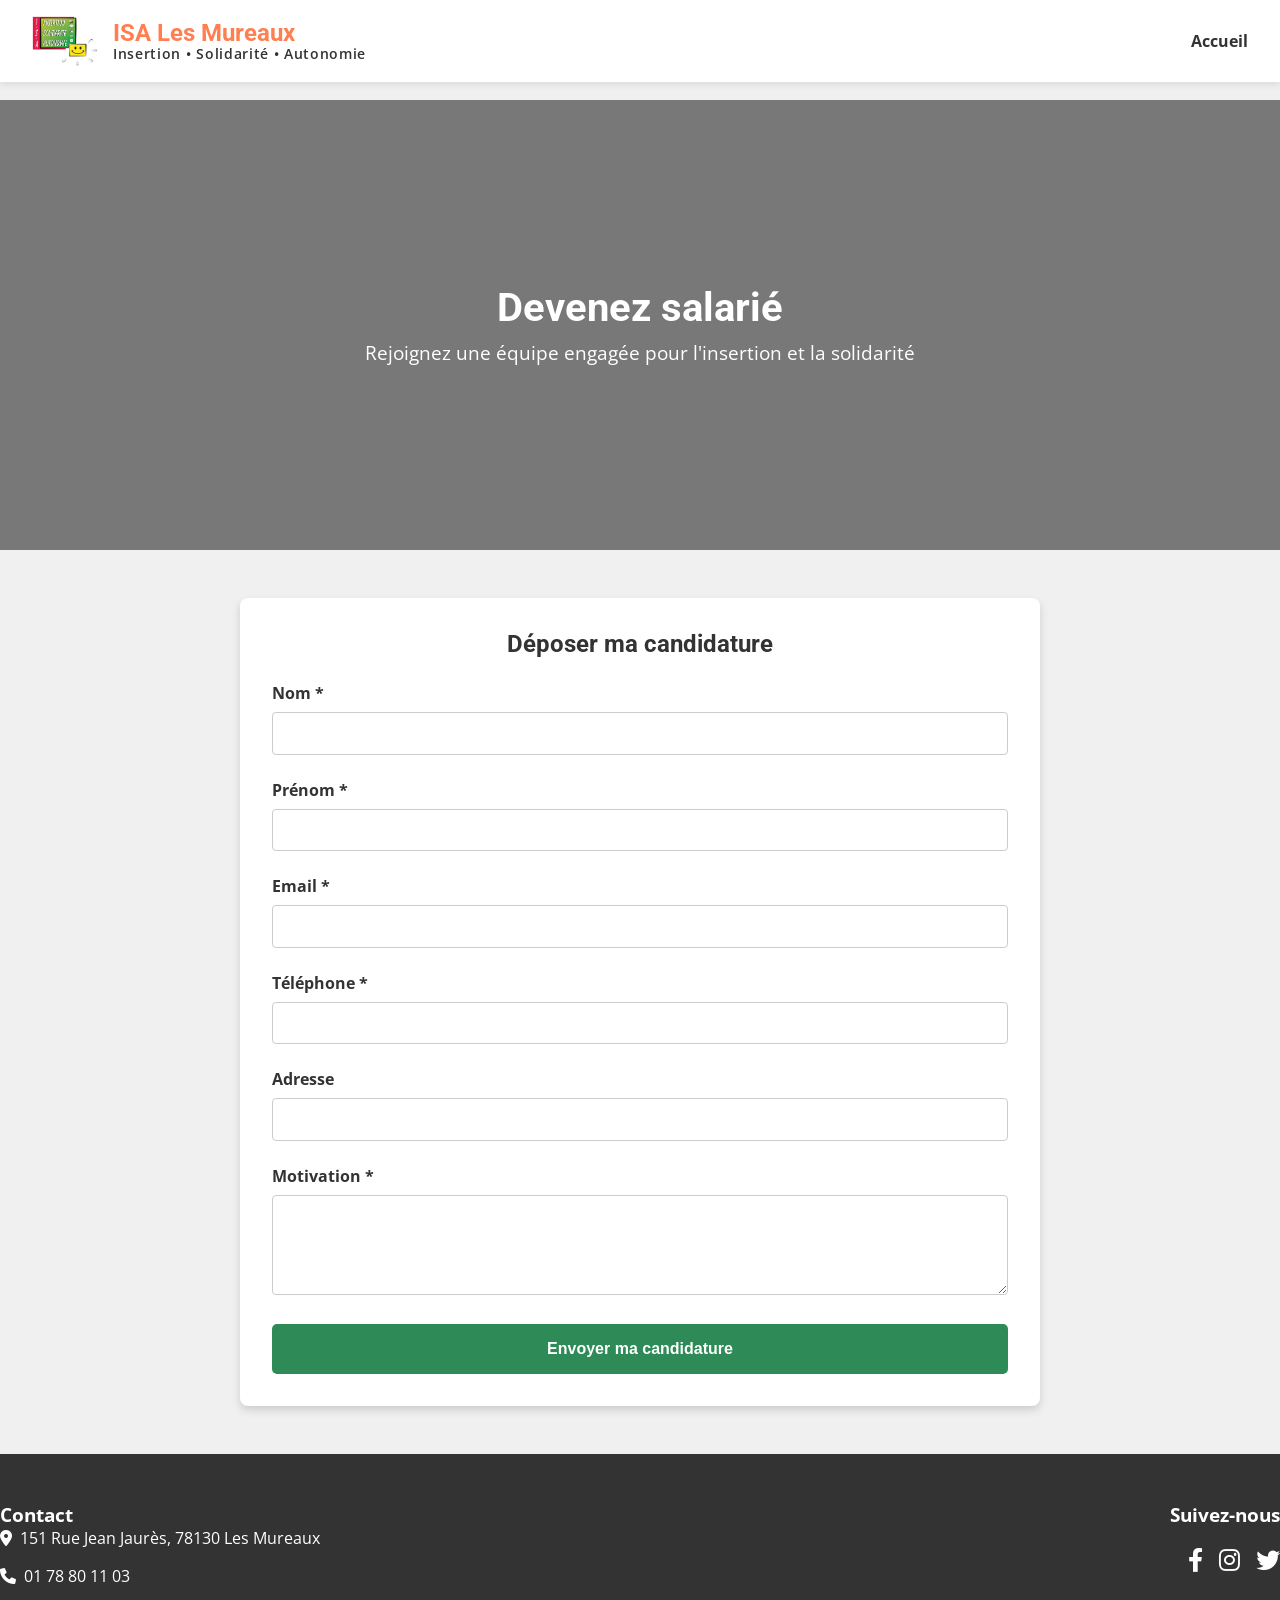
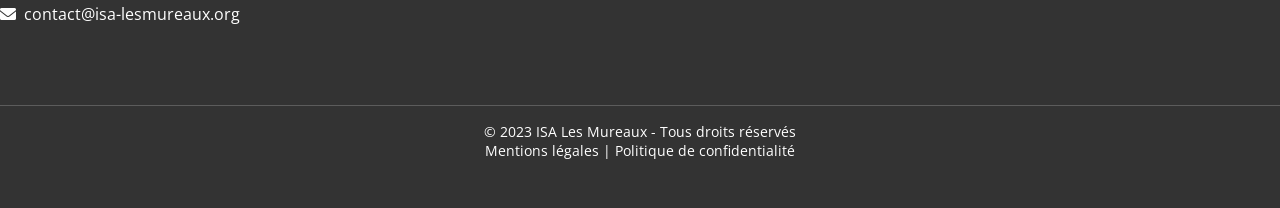
<file: formulaire-poste.html>
<!DOCTYPE html>
<html lang="fr">
<head>
  <meta charset="UTF-8" />
  <meta name="viewport" content="width=device-width, initial-scale=1.0"/>
  <title>Déposer ma candidature - ISA Les Mureaux</title>
  <link rel="preconnect" href="https://fonts.googleapis.com" />
  <link rel="preconnect" href="https://fonts.gstatic.com" crossorigin />
  <link href="https://fonts.googleapis.com/css2?family=Open+Sans:wght@400;700&family=Roboto:wght@700&display=swap" rel="stylesheet"/>
  <link rel="stylesheet" href="https://cdnjs.cloudflare.com/ajax/libs/font-awesome/6.0.0-beta3/css/all.min.css"/>
  <style>
    :root {
      --primary: #FF7F50;
      --secondary: #2E8B57;
      --dark: #333;
      --white: #fff;
      --gray: #f0f0f0;
      --black: #000;
    }

    * {
      margin: 0;
      padding: 0;
      box-sizing: border-box;
    }

    body {
      font-family: 'Open Sans', sans-serif;
      background: var(--gray);
      color: var(--dark);
    }

    h1, h2 {
      font-family: 'Roboto', sans-serif;
    }

    /* Barre du haut fixe */
    .top-bar {
      position: fixed;
      top: 0;
      left: 0;
      right: 0;
      background: var(--white);
      z-index: 1000;
      display: flex;
      justify-content: space-between;
      align-items: center;
      padding: 1rem 2rem;
      box-shadow: 0 2px 8px rgba(0,0,0,0.1);
    }

    .logo {
      display: flex;
      align-items: center;
      gap: 1rem;
    }

    .logo img {
      height: 50px;
    }

    .logo-text {
      display: flex;
      flex-direction: column;
      line-height: 1.1;
    }

    .logo-text h1 {
      font-size: 1.5rem;
      color: var(--primary);
    }

    .logo-text p {
      font-size: 0.85rem;
      color: var(--dark);
      font-weight: 600;
      letter-spacing: 0.05em;
    }

    nav ul {
      list-style: none;
      display: flex;
      gap: 1.5rem;
    }

    nav a {
      color: var(--dark);
      text-decoration: none;
      font-weight: bold;
    }

    nav a:hover {
      color: var(--primary);
    }

    /* Image d’intro sombre */
    .hero-image {
      margin-top: 100px;
      background: linear-gradient(rgba(0,0,0,0.5), rgba(0,0,0,0.5)),
        url('https://images.unsplash.com/photo-1606787366850-de6330128bfc?ixlib=rb-1.2.1&auto=format&fit=crop&w=1350&q=80') center/cover no-repeat;
      height: 50vh;
      display: flex;
      justify-content: center;
      align-items: center;
      text-align: center;
      color: var(--white);
      padding: 1rem;
    }

    .hero-image h2 {
      font-size: 2.5rem;
      margin-bottom: 0.5rem;
    }

    .hero-image p {
      font-size: 1.2rem;
    }

    /* Formulaire */
    .form-container {
      background: var(--white);
      max-width: 800px;
      margin: 3rem auto;
      padding: 2rem;
      border-radius: 8px;
      box-shadow: 0 4px 8px rgba(0,0,0,0.15);
    }

    .form-container h2 {
      text-align: center;
      margin-bottom: 1.5rem;
    }

    .form-group {
      margin-bottom: 1.5rem;
    }

    .form-group label {
      display: block;
      margin-bottom: 0.5rem;
      font-weight: bold;
    }

    .form-group input,
    .form-group select,
    .form-group textarea {
      width: 100%;
      padding: 0.8rem;
      border: 1px solid #ccc;
      border-radius: 4px;
    }

    .form-group textarea {
      min-height: 100px;
      resize: vertical;
    }

    .btn-submit {
      width: 100%;
      padding: 1rem;
      background: var(--secondary);
      color: var(--white);
      font-weight: bold;
      border: none;
      border-radius: 5px;
      cursor: pointer;
      font-size: 1rem;
    }

    .btn-submit:hover {
      background: #247245;
    }

    /* Footer noir */
footer a {
    text-decoration: none;
    color: inherit; /* Garde la couleur du texte par défaut */
    transition: all 0.3s ease; /* Transition fluide pour les effets */
}

footer a:hover {
    font-weight: bold; /* Texte en gras */
    text-decoration: underline; /* Texte souligné */
    color: var(--primary); /* Change la couleur au survol */
    background-color: rgba(255, 127, 80, 0.1); /* Ajoute un léger fond (translucide) */
}

    footer {
        background: var(--dark);
        color: var(--white);
        padding: 3rem 0 1rem;
    }

    .footer-content {
        display: grid;
        grid-template-columns: repeat(auto-fit, minmax(250px, 1fr));
        gap: 2rem;
        margin-bottom: 2rem;
    }

    .contact-info p {
        margin-bottom: 1rem;
        display: flex;
        align-items: center;
        gap: 0.5rem;
    }

    .social h3 {
        color: var(--white);
        margin-bottom: 1rem;
    }

    .social-icons {
        display: flex;
        gap: 1rem;
    }

    .social-icons a {
        color: var(--white);
        font-size: 1.5rem;
        transition: color 0.3s;
    }

    .social-icons a:hover {
        color: var(--primary);
    }

    .legal {
        grid-column: 1 / -1;
        text-align: center;
        padding-top: 2rem;
        border-top: 1px solid rgba(255,255,255,0.1);
        font-size: 0.9rem;
    }

    .legal a {
        color: var(--white);
        text-decoration: none;
        transition: color 0.3s;
    }

    .legal a:hover {
        color: var(--primary);
    }

    @media (max-width: 768px) {
        nav ul {
            display: none;
            position: absolute;
            top: 100%;
            left: 0;
            right: 0;
            background: var(--white);
            flex-direction: column;
            padding: 1rem;
            box-shadow: 0 2px 5px rgba(0,0,0,0.1);
        }

        nav ul.active {
            display: flex;
        }

        nav li {
            margin: 0.5rem 0;
        }

        .menu-toggle {
            display: block;
        }

        .hero h2 {
            font-size: 2rem;
        }

        .hero p {
            font-size: 1rem;
        }

        .hero-buttons {
            flex-direction: column;
            align-items: center;
        }

        .btn {
            width: 100%;
            max-width: 250px;
            margin-bottom: 1rem;
        }
		
    }
  </style>
</head>
<body>

  <!-- En-tête fixe -->
  <header class="top-bar">
    <div class="logo">
      <img src="logo_isa.png" alt="Logo ISA" />
      <div class="logo-text">
        <h1>ISA Les Mureaux</h1>
        <p>Insertion • Solidarité • Autonomie</p>
      </div>
    </div>
    <nav>
      <ul>
        <li><a href="page_avec_logo.html">Accueil</a></li>
      </ul>
    </nav>
  </header>

  <!-- Image sombre avec titre -->
  <section class="hero-image">
    <div>
      <h2>Devenez salarié</h2>
      <p>Rejoignez une équipe engagée pour l'insertion et la solidarité</p>
    </div>
  </section>

  <!-- Formulaire -->
  <section class="form-container">
    <h2>Déposer ma candidature</h2>
    <form action="https://formspree.io/f/movdbvny" method="POST">
      <div class="form-group">
        <label for="nom">Nom *</label>
        <input type="text" id="nom" name="nom" required />
      </div>
      <div class="form-group">
        <label for="prenom">Prénom *</label>
        <input type="text" id="prenom" name="prenom" required />
      </div>
      <div class="form-group">
        <label for="email">Email *</label>
        <input type="email" id="email" name="email" required />
      </div>
      <div class="form-group">
        <label for="telephone">Téléphone *</label>
        <input type="tel" id="telephone" name="telephone" required />
      </div>
      <div class="form-group">
        <label for="adresse">Adresse</label>
        <input type="text" id="adresse" name="adresse" />
      </div>
      <div class="form-group">
        <label for="motivation">Motivation *</label>
        <textarea id="motivation" name="motivation" required></textarea>
      </div>
      <button type="submit" class="btn-submit">Envoyer ma candidature</button>
    </form>
  </section>

  <!-- Footer -->
    <footer id="contact">
    <div class="container">
        <div class="footer-content" style="display: flex; flex-wrap: wrap; justify-content: space-between; align-items: flex-start; gap: 2rem;">
            
            <!-- Bloc Contact -->
            <div class="contact-info" style="flex: 1 1 300px;">
                <h3>Contact</h3>
                <p>
                    <i class="fas fa-map-marker-alt"></i>
                    <a href="https://www.google.com/maps?q=151+Rue+Jean+Jaurès,+78130+Les+Mureaux" target="_blank">
                        151 Rue Jean Jaurès, 78130 Les Mureaux
                    </a>
                </p>
                <p><i class="fas fa-phone"></i> <a href="tel:0178801103">01 78 80 11 03</a></p>
                <p>
                    <i class="fas fa-envelope"></i>
                    <a href="mailto:contact@isa-lesmureaux.org">contact@isa-lesmureaux.org</a>
                </p>
            </div>

            <!-- Bloc Réseaux Sociaux aligné à droite -->
            <div class="social" style="flex: 1 1 300px; text-align: right;">
                <h3>Suivez-nous</h3>
                <div class="social-icons" style="display: flex; justify-content: flex-end; gap: 1rem;">
                    <a href="https://www.facebook.com/isalesmureaux" target="_blank" aria-label="Facebook">
                        <i class="fab fa-facebook-f"></i>
                    </a>
                    <a href="https://www.instagram.com/association.isa.2025/" target="_blank" aria-label="Instagram">
                        <i class="fab fa-instagram"></i>
                    </a>
                    <a href="https://x.com/Asso_ISA" target="_blank" aria-label="Twitter">
                        <i class="fab fa-twitter"></i>
                    </a>
                </div>
            </div>

            <!-- Mentions légales centrées -->
            <div class="legal" style="flex-basis: 100%; text-align: center; margin-top: 2rem; border-top: 1px solid rgba(255,255,255,0.2); padding-top: 1rem;">
                <p>&copy; 2023 ISA Les Mureaux - Tous droits réservés</p>
                <a href="#">Mentions légales</a> | <a href="#">Politique de confidentialité</a>
            </div>

        </div>
    </div>
</footer>
</file>
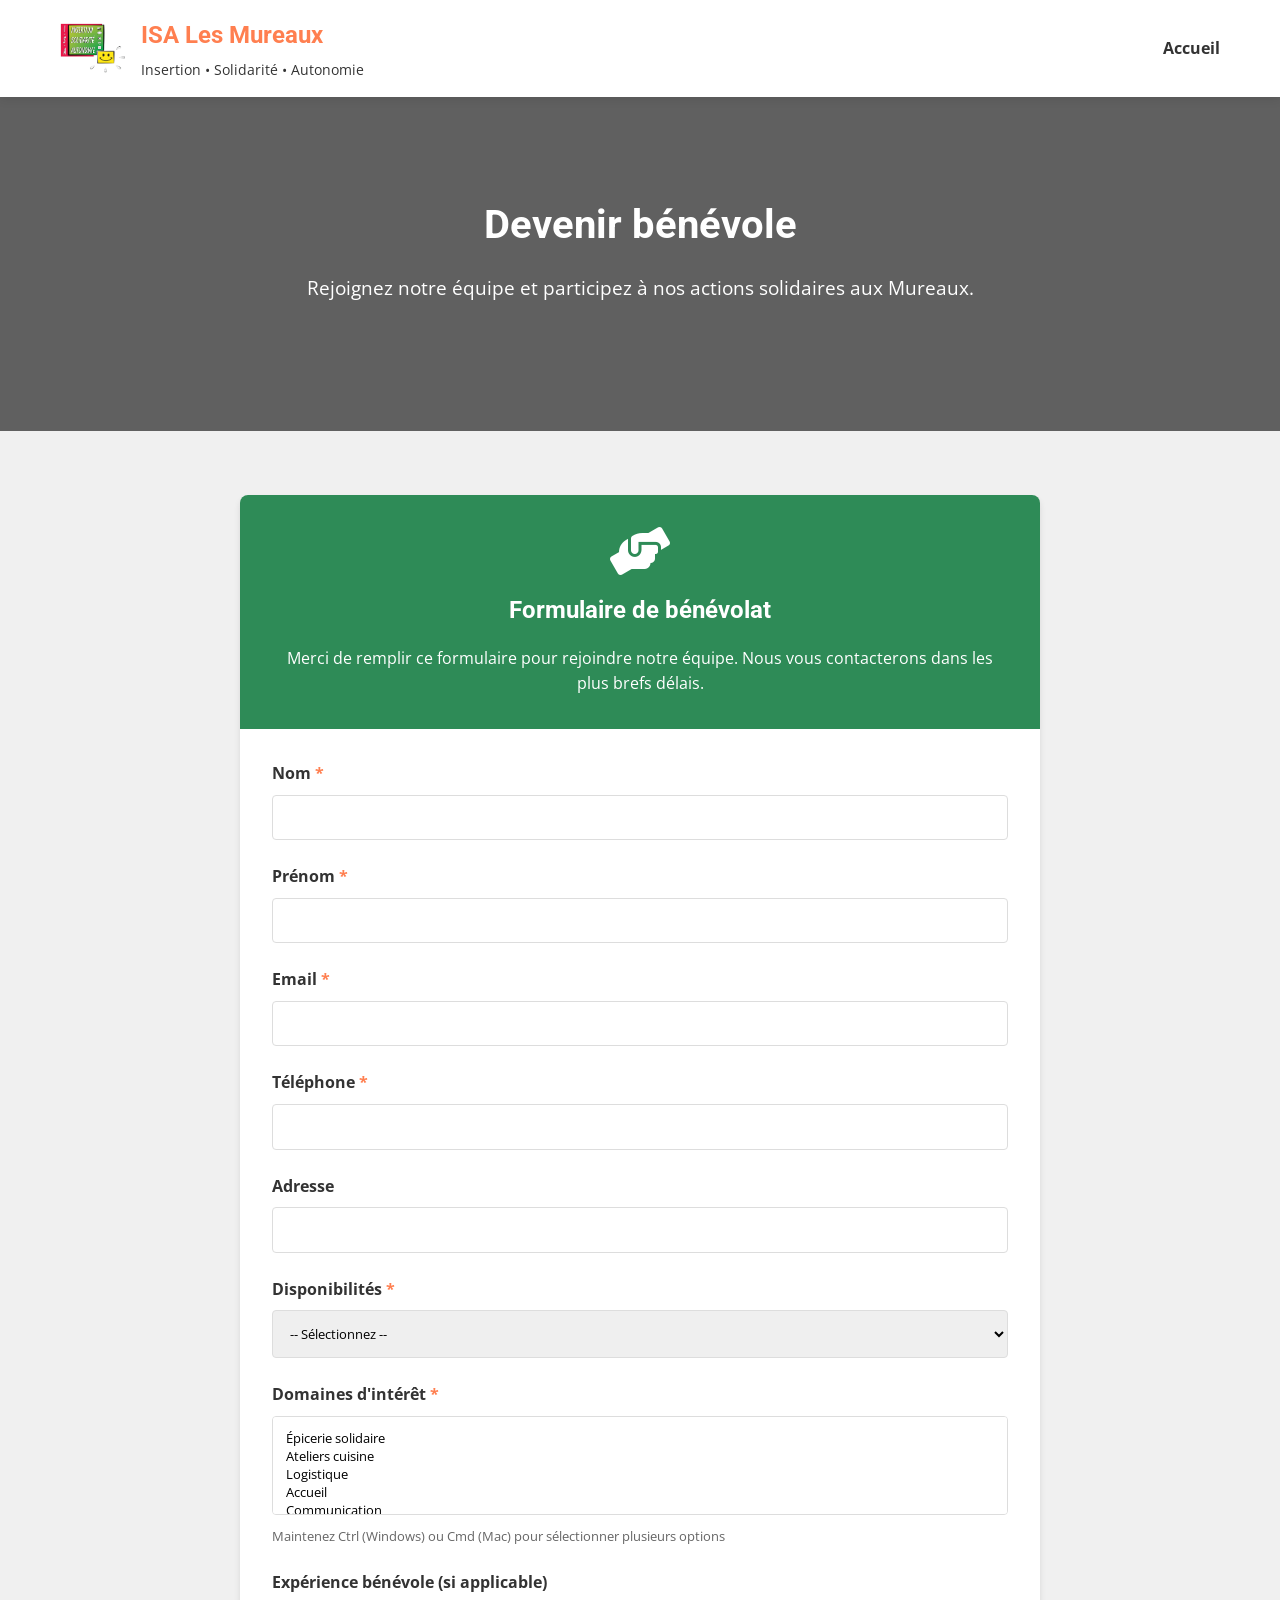
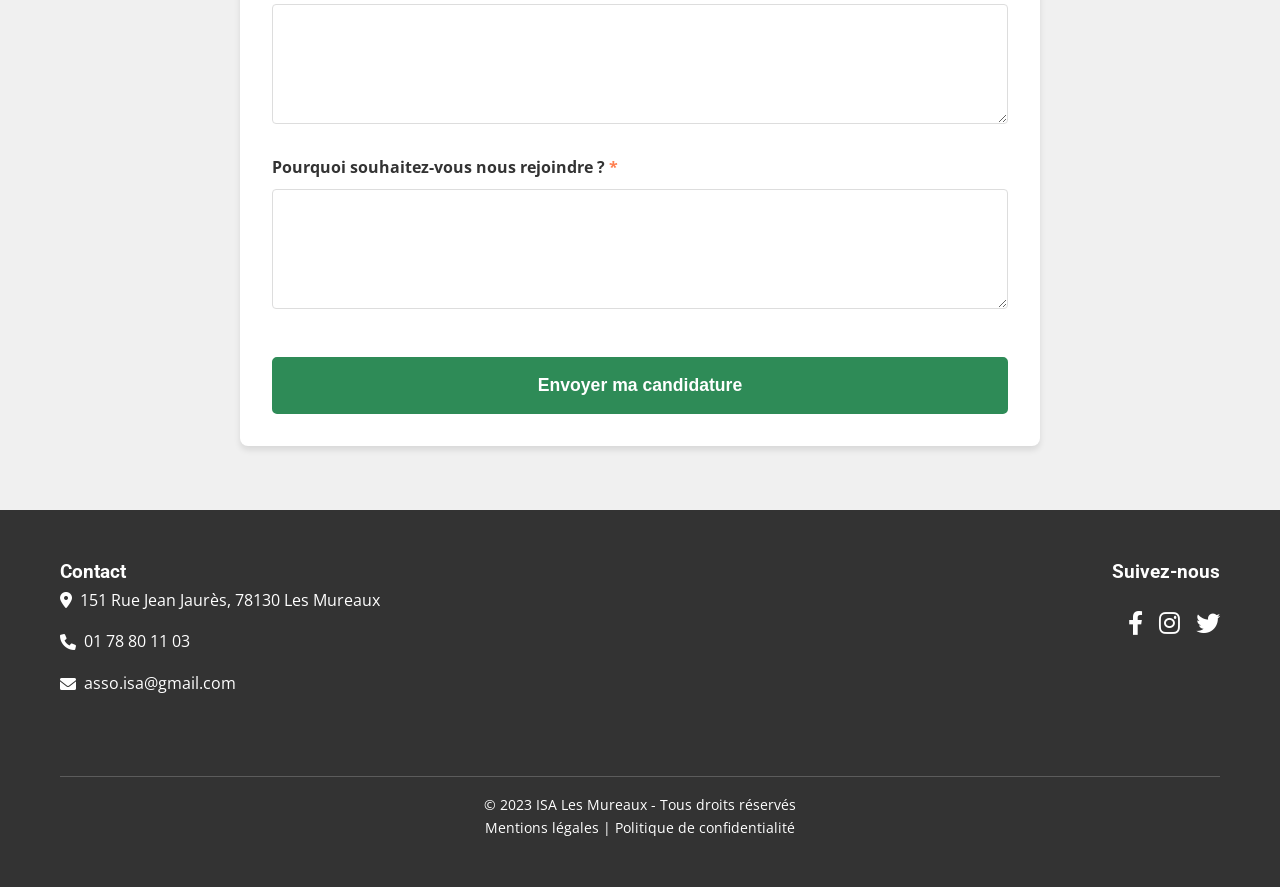
<file: formulaire.html>
<!DOCTYPE html>
<html lang="fr">
<head>
    <meta charset="UTF-8">
    <meta name="viewport" content="width=device-width, initial-scale=1.0">
    <title>Devenir bénévole - ISA Les Mureaux</title>
    <link rel="preconnect" href="https://fonts.googleapis.com">
    <link rel="preconnect" href="https://fonts.gstatic.com" crossorigin>
    <link href="https://fonts.googleapis.com/css2?family=Open+Sans:wght@400;700&family=Roboto:wght@700&display=swap" rel="stylesheet">
    <link rel="stylesheet" href="https://cdnjs.cloudflare.com/ajax/libs/font-awesome/6.0.0-beta3/css/all.min.css">
    <style>
        /* Variables couleurs */
        :root {
            --primary: #FF7F50; /* Orange solidaire */
            --secondary: #2E8B57; /* Vert alimentation */
            --dark: #333;
            --light: #f9f9f9;
            --white: #ffffff;
            --gray: #f0f0f0;
        }

        /* Reset et polices */
        * {
            box-sizing: border-box;
            margin: 0;
            padding: 0;
        }

        body {
            font-family: 'Open Sans', sans-serif;
            color: var(--dark);
            line-height: 1.6;
            background-color: var(--gray);
        }

        h1, h2, h3 {
            font-family: 'Roboto', sans-serif;
            font-weight: 700;
        }

        .container {
            width: 100%;
            max-width: 1200px;
            margin: 0 auto;
            padding: 0 20px;
        }

        /* Header */
        header {
            background: var(--white);
            box-shadow: 0 2px 10px rgba(0,0,0,0.1);
            position: sticky;
            top: 0;
            z-index: 100;
        }

        header .container {
            display: flex;
            justify-content: space-between;
            align-items: center;
            padding: 1rem 20px;
        }

        .logo {
            display: flex;
            align-items: center;
            gap: 1rem;
        }

        .logo img {
            height: 50px;
        }

        .logo h1 {
            color: var(--primary);
            margin: 0;
            font-size: 1.5rem;
        }

        .logo p {
            color: var(--dark);
            font-size: 0.9rem;
            margin-top: 0.2rem;
        }

        nav ul {
            display: flex;
            list-style: none;
        }

        nav li {
            margin-left: 1.5rem;
        }

        nav a {
            text-decoration: none;
            color: var(--dark);
            font-weight: bold;
            transition: color 0.3s;
        }

        nav a:hover {
            color: var(--primary);
        }

        .menu-toggle {
            display: none;
            background: none;
            border: none;
            font-size: 1.5rem;
            cursor: pointer;
            color: var(--dark);
        }

        /* Hero */
        .hero {
            background: linear-gradient(rgba(0,0,0,0.6), rgba(0,0,0,0.6)), url('https://images.unsplash.com/photo-1606787366850-de6330128bfc?ixlib=rb-1.2.1&auto=format&fit=crop&w=1350&q=80');
            background-size: cover;
            background-position: center;
            color: var(--white);
            text-align: center;
            padding: 6rem 1rem;
        }

        .hero-content {
            max-width: 800px;
            margin: 0 auto;
        }

        .hero h2 {
            font-size: 2.5rem;
            margin-bottom: 1rem;
            color: var(--white);
        }

        .hero p {
            font-size: 1.2rem;
            margin-bottom: 2rem;
        }

        /* Formulaire */
        .form-container {
            background: var(--white);
            border-radius: 8px;
            box-shadow: 0 4px 6px rgba(0,0,0,0.1);
            overflow: hidden;
            margin: 4rem auto;
            max-width: 800px;
        }

        .form-intro {
            background: var(--secondary);
            color: var(--white);
            padding: 2rem;
            text-align: center;
        }

        .form-intro i {
            font-size: 3rem;
            margin-bottom: 1rem;
            color: var(--white);
        }

        .form-intro h2 {
            color: var(--white);
            margin-bottom: 1rem;
        }

        #benevolat-form {
            padding: 2rem;
        }

        .form-group {
            margin-bottom: 1.5rem;
        }

        .form-group label {
            display: block;
            margin-bottom: 0.5rem;
            font-weight: bold;
        }

        .form-group input,
        .form-group select,
        .form-group textarea {
            width: 100%;
            padding: 0.8rem;
            border: 1px solid #ddd;
            border-radius: 4px;
            font-family: 'Open Sans', sans-serif;
            transition: border-color 0.3s;
        }

        .form-group input:focus,
        .form-group select:focus,
        .form-group textarea:focus {
            border-color: var(--primary);
            outline: none;
        }

        .form-group textarea {
            min-height: 120px;
            resize: vertical;
        }

        .required {
            color: var(--primary);
        }

        small {
            display: block;
            margin-top: 0.5rem;
            color: #666;
            font-size: 0.8rem;
        }

        /* Boutons */
        .btn {
            display: inline-block;
            padding: 0.8rem 1.8rem;
            border-radius: 5px;
            text-decoration: none;
            font-weight: bold;
            transition: all 0.3s;
            text-align: center;
            cursor: pointer;
            border: none;
            font-size: 1rem;
        }

        .btn-primary {
            background: var(--primary);
            color: var(--white);
            border: 2px solid var(--primary);
        }

        .btn-primary:hover {
            background: #e06a3d;
        }

        .btn-submit {
            width: 100%;
            background: var(--secondary);
            color: var(--white);
            border: 2px solid var(--secondary);
            padding: 1rem;
            font-size: 1.1rem;
            margin-top: 1rem;
        }

        .btn-submit:hover {
            background: #247245;
        }

        /* Footer */
        footer a {
    text-decoration: none;
    color: inherit; /* Garde la couleur du texte par défaut */
    transition: all 0.3s ease; /* Transition fluide pour les effets */
}

footer a {
    text-decoration: none;
    color: inherit; /* Garde la couleur du texte par défaut */
    transition: all 0.3s ease; /* Transition fluide pour les effets */
}

footer a:hover {
    font-weight: bold; /* Texte en gras */
    text-decoration: underline; /* Texte souligné */
    color: var(--primary); /* Change la couleur au survol */
    background-color: rgba(255, 127, 80, 0.1); /* Ajoute un léger fond (translucide) */
}

    footer {
        background: var(--dark);
        color: var(--white);
        padding: 3rem 0 1rem;
    }

    .footer-content {
        display: grid;
        grid-template-columns: repeat(auto-fit, minmax(250px, 1fr));
        gap: 2rem;
        margin-bottom: 2rem;
    }

    .contact-info p {
        margin-bottom: 1rem;
        display: flex;
        align-items: center;
        gap: 0.5rem;
    }

    .social h3 {
        color: var(--white);
        margin-bottom: 1rem;
    }

    .social-icons {
        display: flex;
        gap: 1rem;
    }

    .social-icons a {
        color: var(--white);
        font-size: 1.5rem;
        transition: color 0.3s;
    }

    .social-icons a:hover {
        color: var(--primary);
    }

    .legal {
        grid-column: 1 / -1;
        text-align: center;
        padding-top: 2rem;
        border-top: 1px solid rgba(255,255,255,0.1);
        font-size: 0.9rem;
    }

    .legal a {
        color: var(--white);
        text-decoration: none;
        transition: color 0.3s;
    }

    .legal a:hover {
        color: var(--primary);
    }

    @media (max-width: 768px) {
        nav ul {
            display: none;
            position: absolute;
            top: 100%;
            left: 0;
            right: 0;
            background: var(--white);
            flex-direction: column;
            padding: 1rem;
            box-shadow: 0 2px 5px rgba(0,0,0,0.1);
        }

        nav ul.active {
            display: flex;
        }

        nav li {
            margin: 0.5rem 0;
        }

        .menu-toggle {
            display: block;
        }

        .hero h2 {
            font-size: 2rem;
        }

        .hero p {
            font-size: 1rem;
        }

        .hero-buttons {
            flex-direction: column;
            align-items: center;
        }

        .btn {
            width: 100%;
            max-width: 250px;
            margin-bottom: 1rem;
        }
		
    }
        
    </style>
</head>
<body>
    <!-- Header -->
    <header>
        <div class="container">
            <div class="logo">
                <img src="logo_isa.png" alt="Logo ISA" style="height: 50px;">
                <div>
                    <h1>ISA Les Mureaux</h1>
                    <p>Insertion • Solidarité • Autonomie</p>
                </div>
            </div>
            <nav>
                <ul>
                    <li><a href="page_avec_logo.html">Accueil</a></li>

                </ul>
            </nav>
            <button class="menu-toggle" aria-label="Menu mobile">
                <i class="fas fa-bars"></i>
            </button>
        </div>
    </header>

    <!-- Hero Section -->
    <section class="hero">
        <div class="hero-content">
            <h2>Devenir bénévole</h2>
            <p>Rejoignez notre équipe et participez à nos actions solidaires aux Mureaux.</p>
        </div>
    </section>

    <!-- Formulaire -->
    <div class="container">
        <div class="form-container">
            <div class="form-intro">
                <i class="fas fa-hands-helping"></i>
                <h2>Formulaire de bénévolat</h2>
                <p>Merci de remplir ce formulaire pour rejoindre notre équipe. Nous vous contacterons dans les plus brefs délais.</p>
            </div>

            <form id="benevolat-form" action="https://formspree.io/f/movdbvny" method="POST">
                <input type="hidden" name="_next" value="https://votresite.com/merci.html">
                
                <div class="form-group">
                    <label for="nom">Nom <span class="required">*</span></label>
                    <input type="text" id="nom" name="nom" required>
                </div>

                <div class="form-group">
                    <label for="prenom">Prénom <span class="required">*</span></label>
                    <input type="text" id="prenom" name="prenom" required>
                </div>

                <div class="form-group">
                    <label for="email">Email <span class="required">*</span></label>
                    <input type="email" id="email" name="email" required>
                </div>

                <div class="form-group">
                    <label for="telephone">Téléphone <span class="required">*</span></label>
                    <input type="tel" id="telephone" name="telephone" required>
                </div>

                <div class="form-group">
                    <label for="adresse">Adresse</label>
                    <input type="text" id="adresse" name="adresse">
                </div>

                <div class="form-group">
                    <label for="disponibilite">Disponibilités <span class="required">*</span></label>
                    <select id="disponibilite" name="disponibilite" required>
                        <option value="">-- Sélectionnez --</option>
                        <option value="weekend">Week-end</option>
                        <option value="semaine">En semaine</option>
                        <option value="ponctuel">Ponctuellement</option>
                        <option value="plein">Temps plein</option>
                    </select>
                </div>

                <div class="form-group">
                    <label for="domaines">Domaines d'intérêt <span class="required">*</span></label>
                    <select id="domaines" name="domaines" multiple required>
                        <option value="epicerie">Épicerie solidaire</option>
                        <option value="ateliers">Ateliers cuisine</option>
                        <option value="logistique">Logistique</option>
                        <option value="accueil">Accueil</option>
                        <option value="communication">Communication</option>
                    </select>
                    <small>Maintenez Ctrl (Windows) ou Cmd (Mac) pour sélectionner plusieurs options</small>
                </div>

                <div class="form-group">
                    <label for="experience">Expérience bénévole (si applicable)</label>
                    <textarea id="experience" name="experience"></textarea>
                </div>

                <div class="form-group">
                    <label for="motivation">Pourquoi souhaitez-vous nous rejoindre ? <span class="required">*</span></label>
                    <textarea id="motivation" name="motivation" required></textarea>
                </div>

                <button type="submit" class="btn btn-submit">Envoyer ma candidature</button>
            </form>
        </div>
    </div>

    <!-- Footer -->
   <footer id="contact">
    <div class="container">
        <div class="footer-content" style="display: flex; flex-wrap: wrap; justify-content: space-between; align-items: flex-start; gap: 2rem;">
            
            <!-- Bloc Contact -->
            <div class="contact-info" style="flex: 1 1 300px;">
                <h3>Contact</h3>
                <p>
                    <i class="fas fa-map-marker-alt"></i>
                    <a href="https://www.google.com/maps?q=151+Rue+Jean+Jaurès,+78130+Les+Mureaux" target="_blank">
                        151 Rue Jean Jaurès, 78130 Les Mureaux
                    </a>
                </p>
                <p><i class="fas fa-phone"></i> <a href="tel:0178801103">01 78 80 11 03</a></p>
                <p>
                    <i class="fas fa-envelope"></i>
                    <a href="mailto:contact@isa-lesmureaux.org">asso.isa@gmail.com</a>
                </p>
            </div>

            <!-- Bloc Réseaux Sociaux aligné à droite -->
            <div class="social" style="flex: 1 1 300px; text-align: right;">
                <h3>Suivez-nous</h3>
                <div class="social-icons" style="display: flex; justify-content: flex-end; gap: 1rem;">
                    <a href="https://www.facebook.com/isalesmureaux" target="_blank" aria-label="Facebook">
                        <i class="fab fa-facebook-f"></i>
                    </a>
                    <a href="https://www.instagram.com/association.isa.2025/" target="_blank" aria-label="Instagram">
                        <i class="fab fa-instagram"></i>
                    </a>
                    <a href="https://x.com/Asso_ISA" target="_blank" aria-label="Twitter">
                        <i class="fab fa-twitter"></i>
                    </a>
                </div>
            </div>

            <!-- Mentions légales centrées -->
            <div class="legal" style="flex-basis: 100%; text-align: center; margin-top: 2rem; border-top: 1px solid rgba(255,255,255,0.2); padding-top: 1rem;">
                <p>&copy; 2023 ISA Les Mureaux - Tous droits réservés</p>
                <a href="#">Mentions légales</a> | <a href="#">Politique de confidentialité</a>
            </div>

        </div>
    </div>
</footer>

    <script>
        // Menu mobile
        document.querySelector('.menu-toggle').addEventListener('click', function() {
            document.querySelector('nav ul').classList.toggle('active');
        });

        // Envoi du formulaire à Formspree
        document.getElementById('benevolat-form').addEventListener('submit', async function(e) {
            e.preventDefault();
            
            const form = e.target;
            const formData = new FormData(form);
            const submitButton = form.querySelector('button[type="submit"]');
            
            // Désactiver le bouton pendant l'envoi
            submitButton.disabled = true;
            submitButton.textContent = 'Envoi en cours...';
            
            try {
                const response = await fetch(form.action, {
                    method: 'POST',
                    body: formData,
                    headers: {
                        'Accept': 'application/json'
                    }
                });
                
                if (response.ok) {
                    alert('Merci pour votre candidature ! Nous vous contacterons bientôt.');
                    form.reset();
                    window.location.href = "merci.html";
                } else {
                    const errorData = await response.json();
                    throw new Error(errorData.error || 'Erreur lors de l\'envoi');
                }
            } catch (error) {
                console.error('Error:', error);
                alert('Une erreur est survenue : ' + error.message);
            } finally {
                submitButton.disabled = false;
                submitButton.textContent = 'Envoyer ma candidature';
            }
        });
    </script>
</body>
</html>
</file>
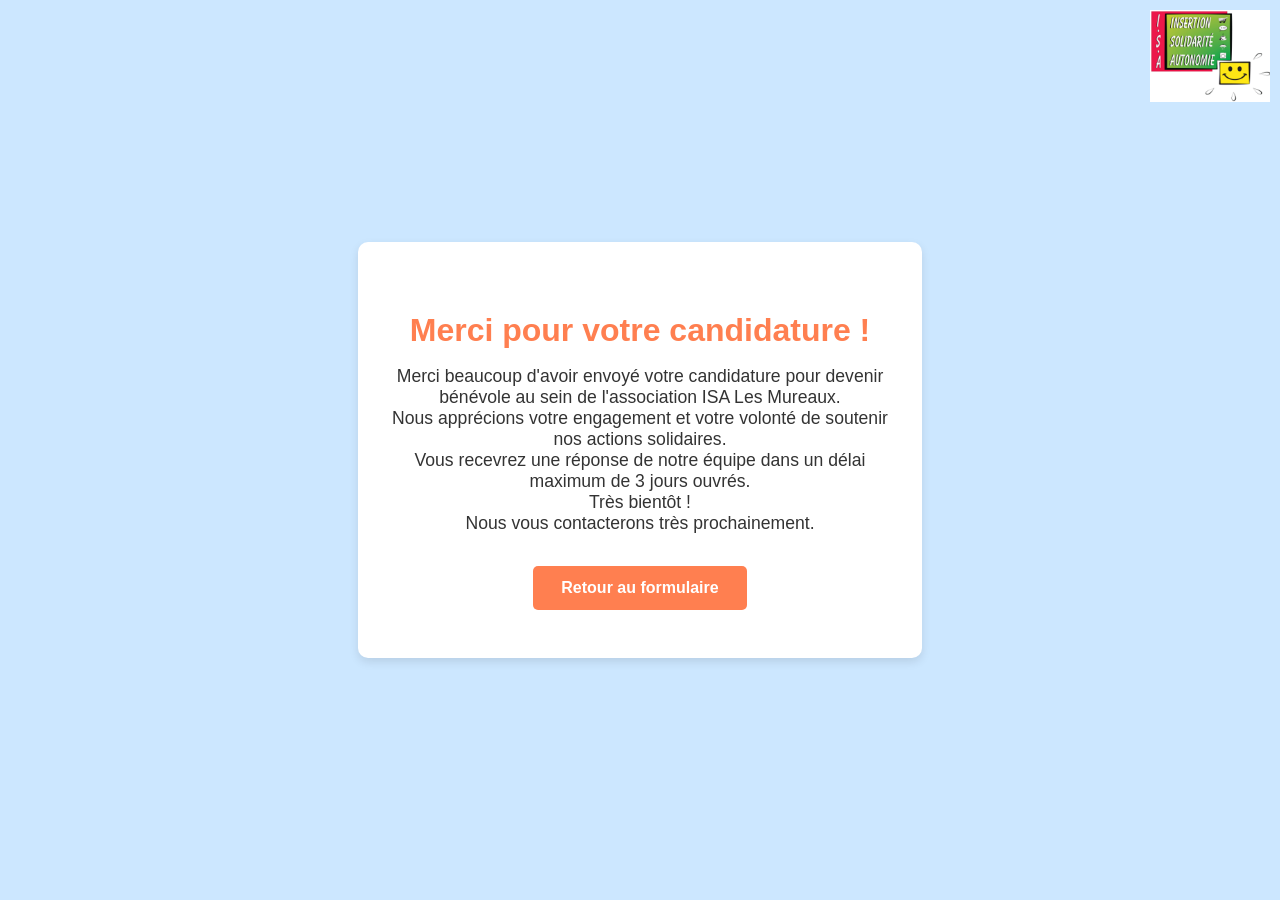
<file: merci.html>
<!DOCTYPE html>
<html lang="fr">
<head>
  <meta charset="UTF-8" />
  <meta name="viewport" content="width=device-width, initial-scale=1" />
  <title>Merci - ISA Les Mureaux</title>
  <style>
    :root {
      --primary: #FF7F50;
      --secondary: #2E8B57;
      --dark: #333;
      --light: #f9f9f9;
      --white: #ffffff;
      --gray: #f0f0f0;
    }
    body {
      font-family: 'Open Sans', sans-serif;
      background-color: #cce7ff;
      color: var(--dark);
      margin: 0;
      padding: 0;
      display: flex;
      justify-content: center;
      align-items: center;
      height: 100vh;
      text-align: center;
      position: relative;
    }
    .container {
      background: var(--white);
      padding: 3rem 2rem;
      border-radius: 10px;
      box-shadow: 0 4px 10px rgba(0,0,0,0.1);
      max-width: 500px;
      width: 90%;
      z-index: 1;
      position: relative;
    }
    h1 {
      color: var(--primary);
      margin-bottom: 1rem;
      font-size: 2rem;
    }
    p {
      font-size: 1.1rem;
      margin-bottom: 2rem;
    }
    a.btn-primary {
      display: inline-block;
      background-color: var(--primary);
      color: var(--white);
      padding: 0.8rem 1.8rem;
      border-radius: 5px;
      text-decoration: none;
      font-weight: bold;
      transition: background-color 0.3s;
    }
    a.btn-primary:hover {
      background-color: #e76b3d;
    }
    /* Image en haut à droite */
    .top-right-image {
      position: fixed;
      top: 10px;
      right: 10px;
      width: 120px;
      height: auto;
      z-index: 10;
    }
  </style>
</head>
<body>
  <img src="logo_isa.png" alt="Logo ISA Les Mureaux" class="top-right-image" />
  
  <div class="container">
    <h1>Merci pour votre candidature !</h1>
    <p>
      Merci beaucoup d'avoir envoyé votre candidature pour devenir bénévole au sein de l'association ISA Les Mureaux. <br>
      Nous apprécions votre engagement et votre volonté de soutenir nos actions solidaires.<br>
      Vous recevrez une réponse de notre équipe dans un délai maximum de 3 jours ouvrés.<br>
      Très bientôt !<br>
      Nous vous contacterons très prochainement.
    </p>
    <a href="formulaire.html" class="btn-primary">Retour au formulaire</a>
  </div>
</body>

</html>
</file>
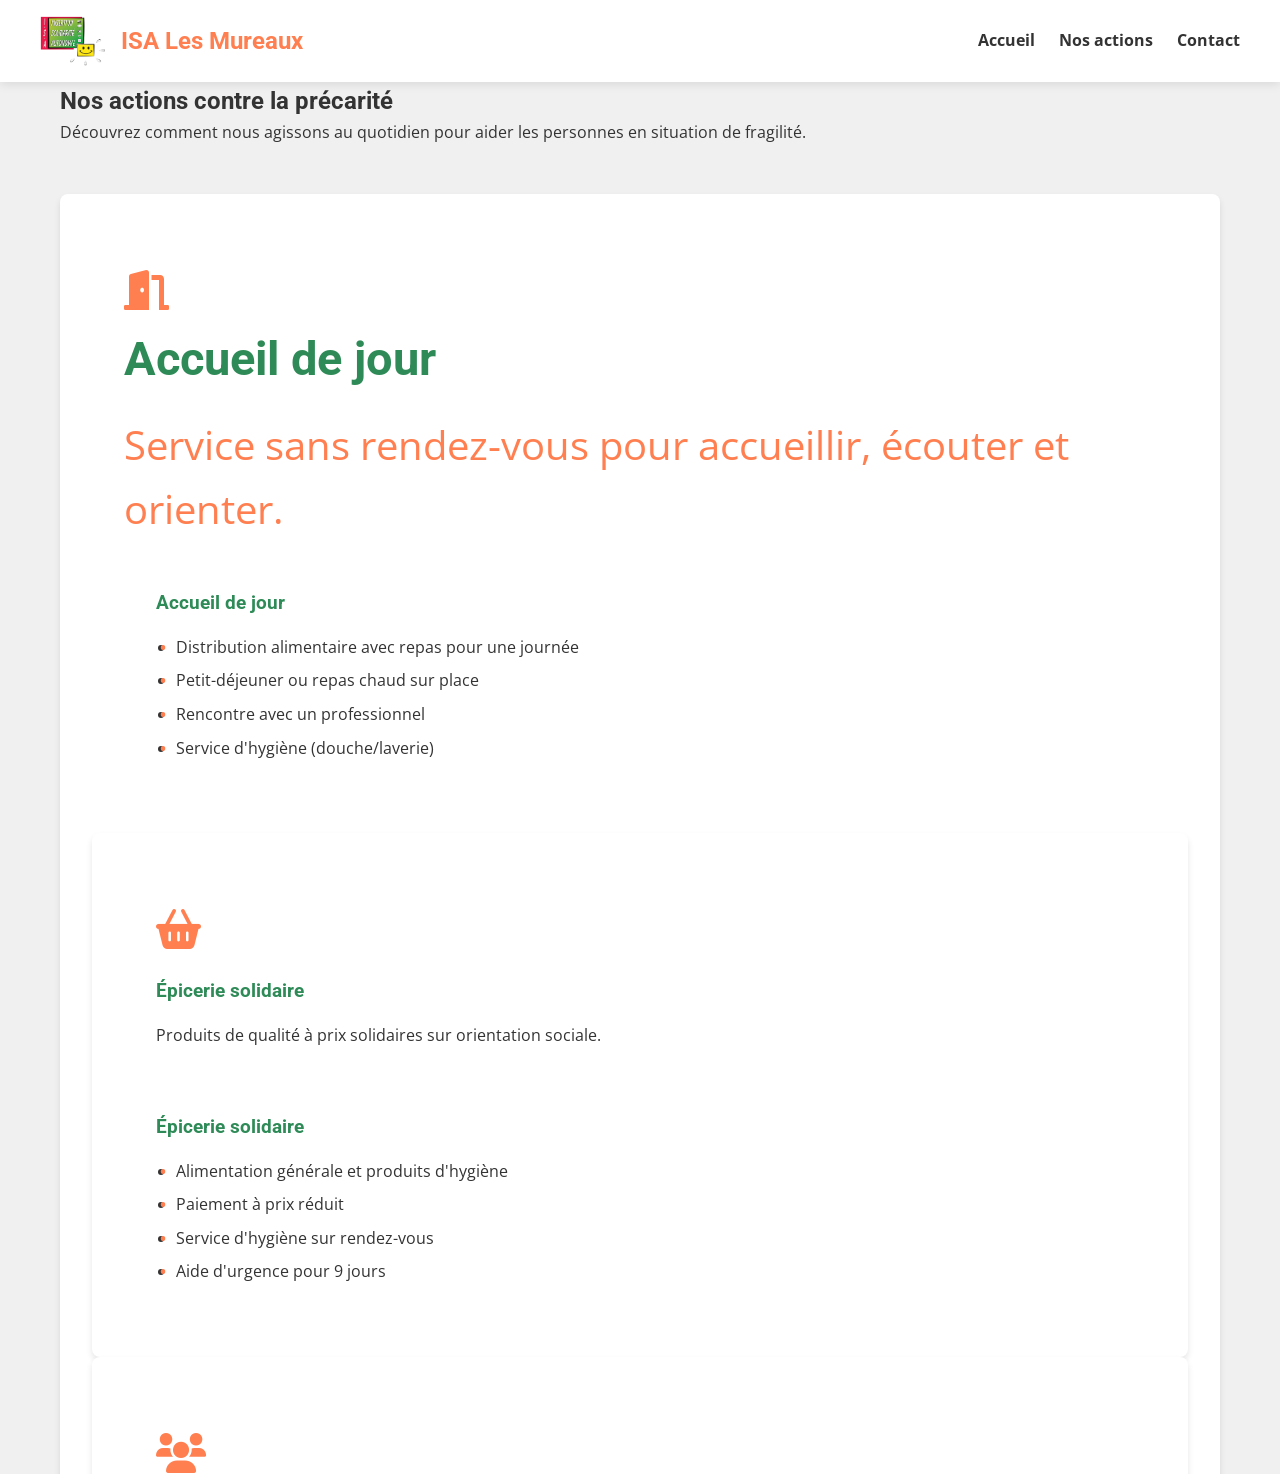
<file: nous.html>
<!DOCTYPE html>
<html lang="fr">
<head>
  <meta charset="UTF-8" />
  <meta name="viewport" content="width=device-width, initial-scale=1.0" />
  <title>ISA Les Mureaux - Nos Actions</title>

  <!-- Polices et icônes -->
  <link rel="preconnect" href="https://fonts.googleapis.com" />
  <link rel="preconnect" href="https://fonts.gstatic.com" crossorigin />
  <link href="https://fonts.googleapis.com/css2?family=Open+Sans:wght@400;700&family=Roboto:wght@700&display=swap" rel="stylesheet" />
  <link rel="stylesheet" href="https://cdnjs.cloudflare.com/ajax/libs/font-awesome/6.0.0-beta3/css/all.min.css" />

  <style>
    :root {
      --primary: #FF7F50;
      --secondary: #2E8B57;
      --dark: #333;
      --light: #f9f9f9;
      --white: #ffffff;
      --gray: #f0f0f0;
    }

    * {
      box-sizing: border-box;
      margin: 0;
      padding: 0;
    }

    body {
      font-family: 'Open Sans', sans-serif;
      color: var(--dark);
      background-color: var(--gray);
      line-height: 1.6;
    }

    h1, h2, h3 {
      font-family: 'Roboto', sans-serif;
      font-weight: 700;
    }

    .container {
      max-width: 1200px;
      margin: 0 auto;
      padding: 0 20px;
    }

    header {
      background: var(--white);
      box-shadow: 0 2px 10px rgba(0,0,0,0.1);
      position: sticky;
      top: 0;
      z-index: 100;
    }

    header .container {
      display: flex;
      justify-content: space-between;
      align-items: center;
      padding: 1rem 0;
    }

    .logo {
      display: flex;
      align-items: center;
      gap: 1rem;
    }

    .logo img {
      height: 50px;
    }

    .logo h1 {
      color: var(--primary);
      font-size: 1.5rem;
    }

    nav ul {
      display: flex;
      list-style: none;
    }

    nav li {
      margin-left: 1.5rem;
    }

    nav a {
      text-decoration: none;
      color: var(--dark);
      font-weight: bold;
      transition: color 0.3s;
    }

    nav a:hover {
      color: var(--primary);
    }

    .menu-toggle {
      display: none;
      background: none;
      border: none;
      font-size: 1.5rem;
      color: var(--dark);
    }

    /* Cartes services */
    .services-grid {
      display: grid;
      grid-template-columns: repeat(auto-fit, minmax(300px, 1fr));
      gap: 2rem;
      margin: 3rem 0;
    }

    .service-card {
      background: var(--white);
      border-radius: 8px;
      padding: 2rem;
      box-shadow: 0 4px 6px rgba(0,0,0,0.1);
      transition: all 0.3s ease;
      position: relative;
      overflow: hidden;
      height: 200px;
    }

    .card-content {
      transition: all 0.3s ease;
    }

    .card-front,
    .card-back {
      position: absolute;
      left: 0;
      right: 0;
      padding: 2rem;
      transition: all 0.3s ease;
    }

    .card-front {
      top: 0;
    }

    .card-back {
      top: 100%;
      opacity: 0;
    }

    .service-card:hover {
      height: auto;
      min-height: 200px;
    }

    .service-card:hover .card-front {
      opacity: 0;
      transform: translateY(-20px);
    }

    .service-card:hover .card-back {
      top: 0;
      opacity: 1;
    }

    .service-icon {
      font-size: 2.5rem;
      color: var(--primary);
      margin-bottom: 1rem;
    }

    .service-card h3 {
      color: var(--secondary);
      margin-bottom: 1rem;
    }

    .service-card ul {
      padding-left: 20px;
    }

    .service-card li {
      margin-bottom: 0.5rem;
      position: relative;
    }

    .service-card li:before {
      content: "•";
      color: var(--primary);
      font-weight: bold;
      display: inline-block;
      width: 1em;
      margin-left: -1em;
    }

    /* Équipe */
    .team-section {
      background: var(--white);
      padding: 3rem 0;
      margin: 3rem 0;
    }

    .team-grid {
      display: grid;
      grid-template-columns: repeat(auto-fit, minmax(300px, 1fr));
      gap: 2rem;
      margin-top: 2rem;
    }

    .team-card {
      background: var(--light);
      padding: 1.5rem;
      border-radius: 8px;
    }

    .team-card h3 {
      color: var(--primary);
      margin-bottom: 1rem;
      border-bottom: 2px solid var(--primary);
      padding-bottom: 0.5rem;
    }

    /* Footer */
    footer {
      background: var(--dark);
      color: var(--white);
      padding: 3rem 0 1rem;
      margin-top: 3rem;
    }

    .footer-content {
      display: grid;
      grid-template-columns: repeat(auto-fit, minmax(250px, 1fr));
      gap: 2rem;
      margin-bottom: 2rem;
    }

    .contact-info p {
      margin-bottom: 1rem;
      display: flex;
      align-items: center;
      gap: 0.5rem;
    }

    .social-icons {
      display: flex;
      gap: 1rem;
    }

    .social-icons a {
      color: var(--white);
      font-size: 1.5rem;
      transition: color 0.3s;
    }

    .social-icons a:hover {
      color: var(--primary);
    }

    .legal {
      text-align: center;
      padding-top: 2rem;
      border-top: 1px solid rgba(255,255,255,0.1);
    }

    @media (max-width: 768px) {
      nav ul {
        display: none;
        flex-direction: column;
        background: var(--white);
        position: absolute;
        top: 100%;
        right: 0;
        width: 200px;
        padding: 1rem;
        box-shadow: 0 2px 10px rgba(0,0,0,0.1);
      }

      nav ul.active {
        display: flex;
      }

      .menu-toggle {
        display: block;
      }

      .service-card,
      .card-front,
      .card-back {
        position: static !important;
        opacity: 1 !important;
        transform: none !important;
        height: auto !important;
      }
    }
  </style>
</head>
<body>

  <!-- Header -->
  <header>
    <div class="container">
      <div class="logo">
        <img src="logo_isa.png" alt="Logo ISA" />
        <h1>ISA Les Mureaux</h1>
      </div>
      <nav>
        <ul>
          <li><a href="page_avec_logo.html">Accueil</a></li>
          <li><a href="#actions">Nos actions</a></li>
          <li><a href="contact.html">Contact</a></li>
        </ul>
      </nav>
      <button class="menu-toggle" aria-label="Ouvrir le menu">
        <i class="fas fa-bars"></i>
      </button>
    </div>
  </header>

  <!-- Contenu principal -->
  <main class="container">
    <section id="actions">
      <h1>Nos actions contre la précarité</h1>
      <p>Découvrez comment nous agissons au quotidien pour aider les personnes en situation de fragilité.</p>

      <div class="services-grid">
        <!-- Accueil de jour -->
        <div class="service-card">
          <div class="card-content">
            <div class="card-front">
              <div class="service-icon"><i class="fas fa-door-open"></i
              </div>
              <h3>Accueil de jour</h3>
              <p>Service sans rendez-vous pour accueillir, écouter et orienter.</p>
            </div>
            <div class="card-back">
              <h3>Accueil de jour</h3>
              <ul>
                <li>Distribution alimentaire avec repas pour une journée</li>
                <li>Petit-déjeuner ou repas chaud sur place</li>
                <li>Rencontre avec un professionnel</li>
                <li>Service d'hygiène (douche/laverie)</li>
              </ul>
            </div>
          </div>
        </div>

        <!-- Épicerie solidaire -->
        <div class="service-card">
          <div class="card-content">
            <div class="card-front">
              <div class="service-icon"><i class="fas fa-shopping-basket"></i></div>
              <h3>Épicerie solidaire</h3>
              <p>Produits de qualité à prix solidaires sur orientation sociale.</p>
            </div>
            <div class="card-back">
              <h3>Épicerie solidaire</h3>
              <ul>
                <li>Alimentation générale et produits d'hygiène</li>
                <li>Paiement à prix réduit</li>
                <li>Service d'hygiène sur rendez-vous</li>
                <li>Aide d'urgence pour 9 jours</li>
              </ul>
            </div>
          </div>
        </div>

        <!-- Ateliers -->
        <div class="service-card">
          <div class="card-content">
            <div class="card-front">
              <div class="service-icon"><i class="fas fa-users"></i></div>
              <h3>Ateliers</h3>
              <p>Espaces de rencontre et de partage pour rompre l'isolement.</p>
            </div>
            <div class="card-back">
              <h3>Nos ateliers</h3>
              <ul>
                <li>Cuisine parents/enfants</li>
                <li>Sensibilisation à la santé</li>
                <li>Soins socio-esthétiques</li>
                <li>Activités créatives et sportives</li>
                <li>Jardinage partagé</li>
              </ul>
            </div>
          </div>
        </div>
      </div>
    </section>

    <!-- Équipe -->
    <section class="team-section">
      <h2>Notre équipe engagée</h2>
      <p>Une équipe pluridisciplinaire dévouée à la lutte contre la précarité.</p>
      <div class="team-grid">
        <div class="team-card">
          <h3>Les professionnels</h3>
          <ul>
            <li>Une direction</li>
            <li>Un coordinateur</li>
            <li>Un agent logistique</li>
            <li>Un gestionnaire d'épicerie</li>
          </ul>
        </div>
        <div class="team-card">
          <h3>Les bénévoles</h3>
          <ul>
            <li>Conseil d'Administration</li>
            <li>2 chargés d'accueil</li>
            <li>10 bénévoles réguliers</li>
            <li>10 volontaires ponctuels</li>
          </ul>
        </div>
      </div>
    </section>

    <!-- Horaires -->
    <section>
      <h2><i class="fas fa-clock"></i> Horaires d'ouverture</h2>
      <div class="service-card" style="height: auto;">
        <div class="card-content">
          <ul>
            <li><strong>Du lundi au vendredi :</strong> 9h30 - 16h30</li>
            <li><strong>Épicerie solidaire :</strong> 13h30 - 18h30</li>
            <li>Actions ponctuelles certains samedis</li>
          </ul>
        </div>
      </div>
    </section>
  </main>

  <!-- Footer -->
  <footer id="contact">
    <div class="container">
      <div class="footer-content">
        <div class="contact-info">
          <h3>Contact</h3>
          <p><i class="fas fa-map-marker-alt"></i> 151 Rue Jean Jaurès, 78130 Les Mureaux</p>
          <p><i class="fas fa-phone"></i> 01 78 80 11 03</p>
          <p><i class="fas fa-envelope"></i> asso.isa@gmail.com</p>
        </div>
        <div class="social">
          <h3>Suivez-nous</h3>
          <div class="social-icons">
            <a href="https://www.facebook.com/isalesmureaux" target="_blank" rel="noopener"><i class="fab fa-facebook-f"></i></a>
            <a href="https://www.instagram.com/association.isa.2025/" target="_blank" rel="noopener"><i class="fab fa-instagram"></i></a>
            <a href="https://x.com/Asso_ISA" target="_blank" rel="noopener"><i class="fab fa-twitter"></i></a>
          </div>
        </div>
      </div>
      <div class="legal">
        <p>&copy; 2023 ISA Les Mureaux - Tous droits réservés</p>
        <a href="#">Mentions légales</a> | <a href="#">Politique de confidentialité</a>
      </div>
    </div>
  </footer>

  <script>
    // Menu mobile
    document.querySelector('.menu-toggle').addEventListener('click', () => {
      document.querySelector('nav ul').classList.toggle('active');
    });

    // Ajustement mobile
    function adjustCardsForMobile() {
      if (window.innerWidth <= 768) {
        document.querySelectorAll('.service-card').forEach(card => {
          card.style.height = 'auto';
          const front = card.querySelector('.card-front');
          const back = card.querySelector('.card-back');
          if (front && back) {
            front.style.position = 'static';
            front.style.opacity = '1';
            front.style.transform = 'none';
            back.style.position = 'static';
            back.style.opacity = '1';
            back.style.top = '0';
          }
        });
      }
    }

    window.addEventListener('resize', adjustCardsForMobile);
    adjustCardsForMobile();
  </script>
</body>
</html>
</file>
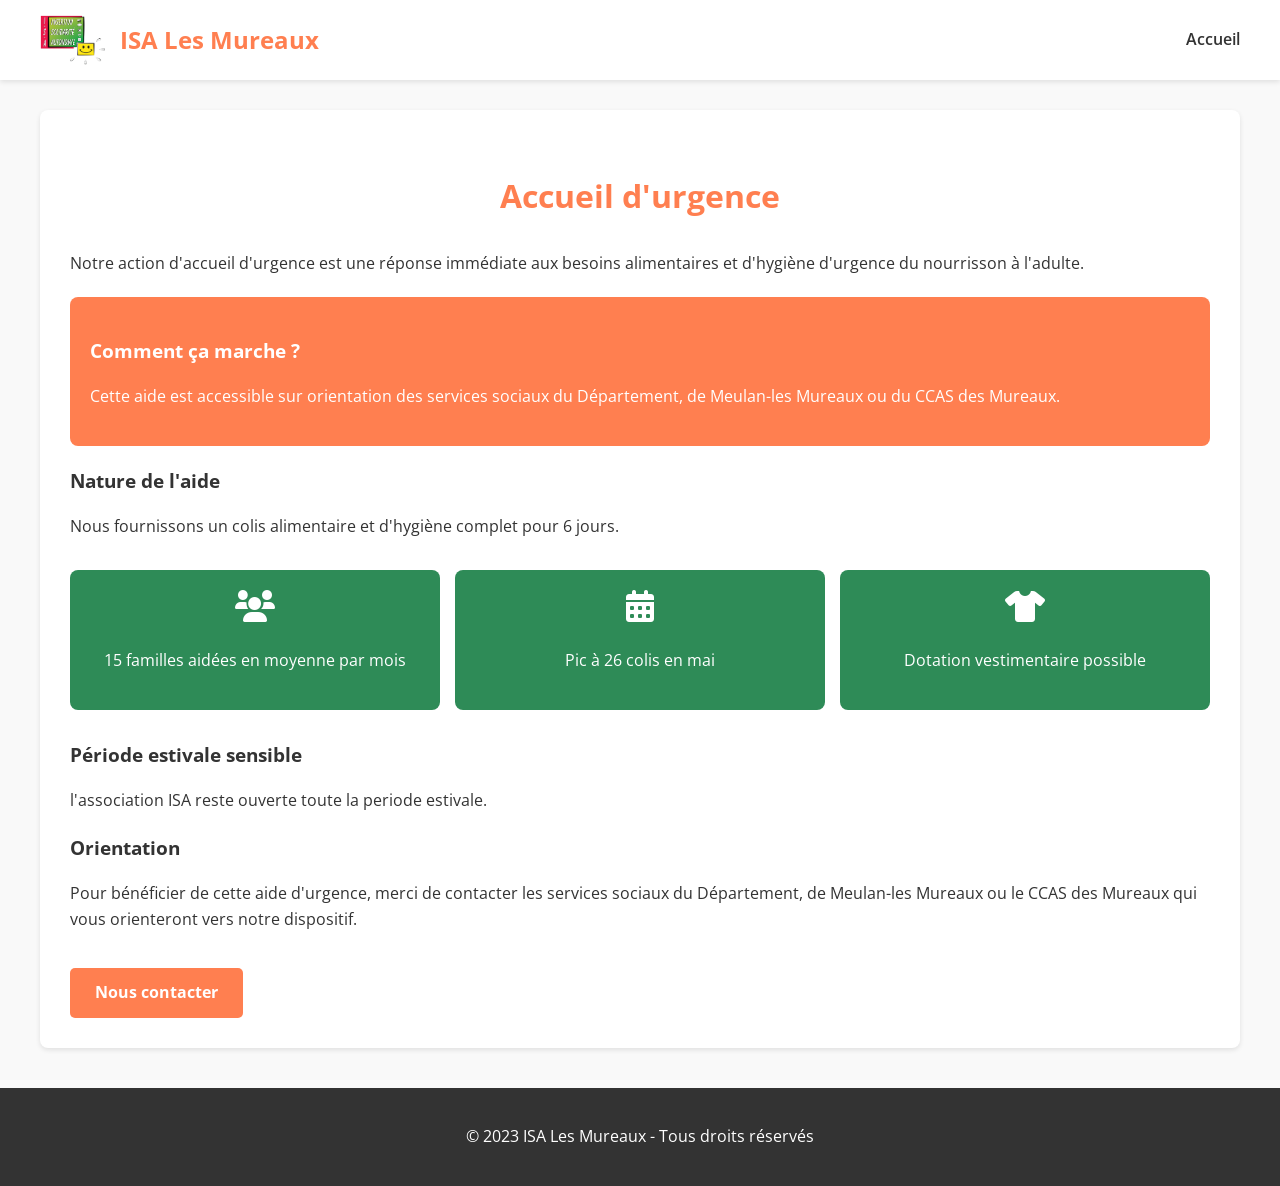
<file: urgence.HTML>
<!DOCTYPE html>
<html lang="fr">
<head>
    <meta charset="UTF-8">
    <meta name="viewport" content="width=device-width, initial-scale=1.0">
    <title>ISA Les Mureaux - Accueil d'urgence</title>
    <link href="https://fonts.googleapis.com/css2?family=Open+Sans:wght@400;700&display=swap" rel="stylesheet">
    <link rel="stylesheet" href="https://cdnjs.cloudflare.com/ajax/libs/font-awesome/6.0.0-beta3/css/all.min.css">
    <style>
        :root {
            --primary: #FF7F50;
            --secondary: #2E8B57;
            --dark: #333;
            --light: #f9f9f9;
            --white: #ffffff;
        }

        body {
            font-family: 'Open Sans', sans-serif;
            line-height: 1.6;
            margin: 0;
            padding: 0;
            color: var(--dark);
            background-color: var(--light);
        }

        .container {
            max-width: 1200px;
            margin: 0 auto;
            padding: 0 20px;
        }

        header {
            background: var(--white);
            box-shadow: 0 2px 5px rgba(0,0,0,0.1);
            padding: 15px 0;
        }

        .header-content {
            display: flex;
            justify-content: space-between;
            align-items: center;
        }

        .logo {
            display: flex;
            align-items: center;
            gap: 15px;
        }

        .logo img {
            height: 50px;
        }

        .logo h1 {
            color: var(--primary);
            font-size: 1.5rem;
            margin: 0;
        }

        nav ul {
            list-style: none;
            display: flex;
            gap: 20px;
            margin: 0;
            padding: 0;
        }

        nav a {
            text-decoration: none;
            color: var(--dark);
            font-weight: 600;
            transition: color 0.3s;
        }

        nav a:hover {
            color: var(--primary);
        }

        h1 {
            color: var(--primary);
            margin: 30px 0;
            text-align: center;
            font-size: 2rem;
        }

        h2 {
            color: var(--secondary);
            margin-top: 40px;
            border-bottom: 2px solid var(--secondary);
            padding-bottom: 10px;
        }

        .content {
            background: var(--white);
            padding: 30px;
            border-radius: 8px;
            margin: 30px 0;
            box-shadow: 0 2px 5px rgba(0,0,0,0.1);
        }

        .highlight {
            background: var(--primary);
            color: var(--white);
            padding: 20px;
            border-radius: 8px;
            margin: 20px 0;
        }

        .stats {
            display: flex;
            justify-content: space-around;
            flex-wrap: wrap;
            margin: 30px 0;
            gap: 15px;
        }

        .stat-item {
            text-align: center;
            padding: 20px;
            background: var(--secondary);
            color: var(--white);
            border-radius: 8px;
            flex: 1;
            min-width: 200px;
        }

        .stat-item i {
            font-size: 2em;
            margin-bottom: 10px;
        }

        .btn {
            display: inline-block;
            background: var(--primary);
            color: var(--white);
            padding: 12px 25px;
            text-decoration: none;
            border-radius: 5px;
            margin-top: 20px;
            font-weight: bold;
            transition: background 0.3s;
        }

        .btn:hover {
            background: #e06a3d;
        }

        footer {
            background: var(--dark);
            color: var(--white);
            text-align: center;
            padding: 20px;
            margin-top: 40px;
        }

        @media (max-width: 768px) {
            .header-content {
                flex-direction: column;
                gap: 15px;
            }
            
            nav ul {
                flex-direction: column;
                gap: 10px;
                text-align: center;
            }
            
            .stats {
                flex-direction: column;
            }
        }
    </style>
</head>
<body>
    <header>
        <div class="container">
            <div class="header-content">
                <div class="logo">
                    <img src="logo_isa.png" alt="Logo ISA">
                    <h1>ISA Les Mureaux</h1>
                </div>
                <nav>
                    <ul>
                        <li><a href="page_avec_logo.html">Accueil</a></li>
                    </ul>
                </nav>
            </div>
        </div>
    </header>

    <div class="container">
        <div class="content">
            <h1>Accueil d'urgence</h1>
            <p>Notre action d'accueil d'urgence est une réponse immédiate aux besoins alimentaires et d'hygiène d'urgence du nourrisson à l'adulte.</p>

            <div class="highlight">
                <h3>Comment ça marche ?</h3>
                <p>Cette aide est accessible sur orientation des services sociaux du Département, de Meulan-les Mureaux ou du CCAS des Mureaux.</p>
            </div>

            <h3>Nature de l'aide</h3>
            <p>Nous fournissons un colis alimentaire et d'hygiène complet pour 6 jours.</p>

            <div class="stats">
                <div class="stat-item">
                    <i class="fas fa-users"></i>
                    <p>15 familles aidées en moyenne par mois</p>
                </div>
                <div class="stat-item">
                    <i class="fas fa-calendar-alt"></i>
                    <p>Pic à 26 colis en mai</p>
                </div>
                <div class="stat-item">
                    <i class="fas fa-tshirt"></i>
                    <p>Dotation vestimentaire possible</p>
                </div>
            </div>

            <h3>Période estivale sensible</h3>
            <p>l'association ISA reste ouverte toute la periode estivale.</p>

            <h3>Orientation</h3>
            <p>Pour bénéficier de cette aide d'urgence, merci de contacter les services sociaux du Département, de Meulan-les Mureaux ou le CCAS des Mureaux qui vous orienteront vers notre dispositif.</p>

            <a href="contact.html" class="btn">Nous contacter</a>
        </div>
    </div>

    <footer>
        <p>© 2023 ISA Les Mureaux - Tous droits réservés</p>
    </footer>
</body>
</html>
</file>
